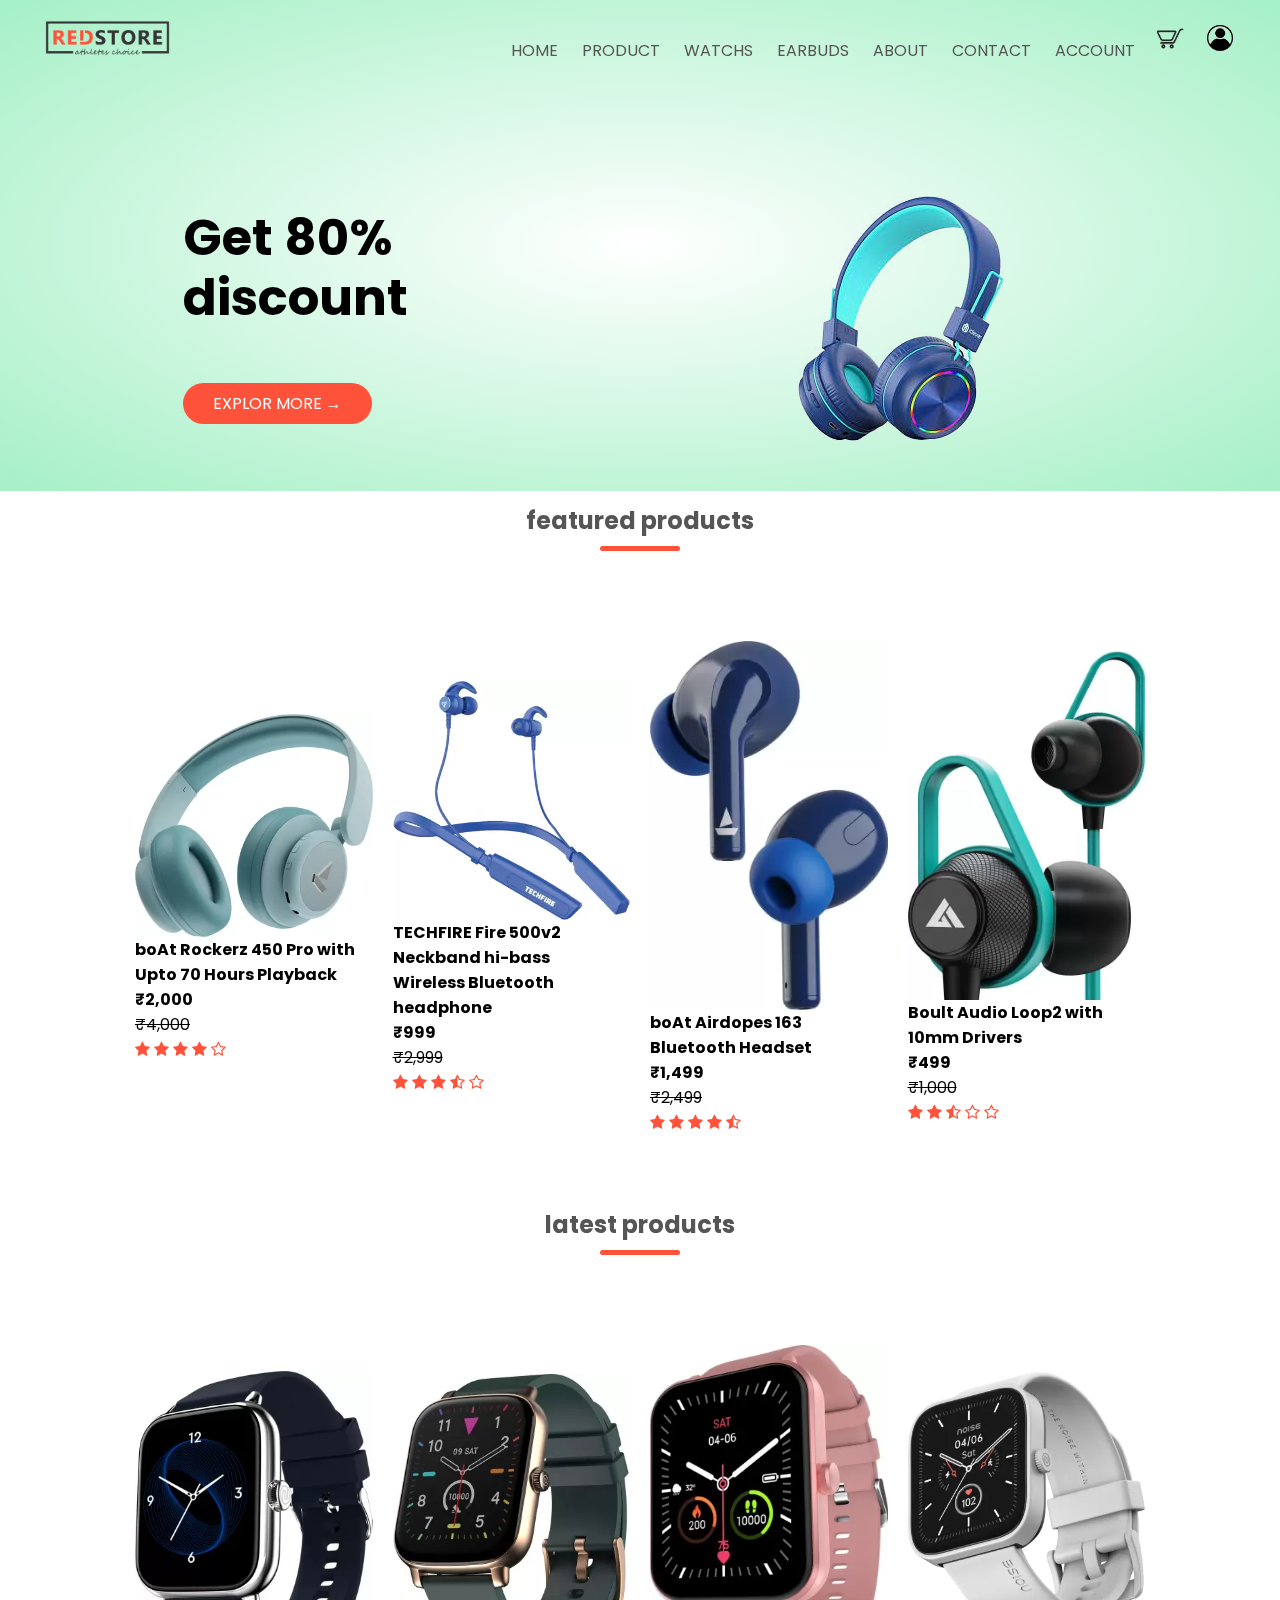
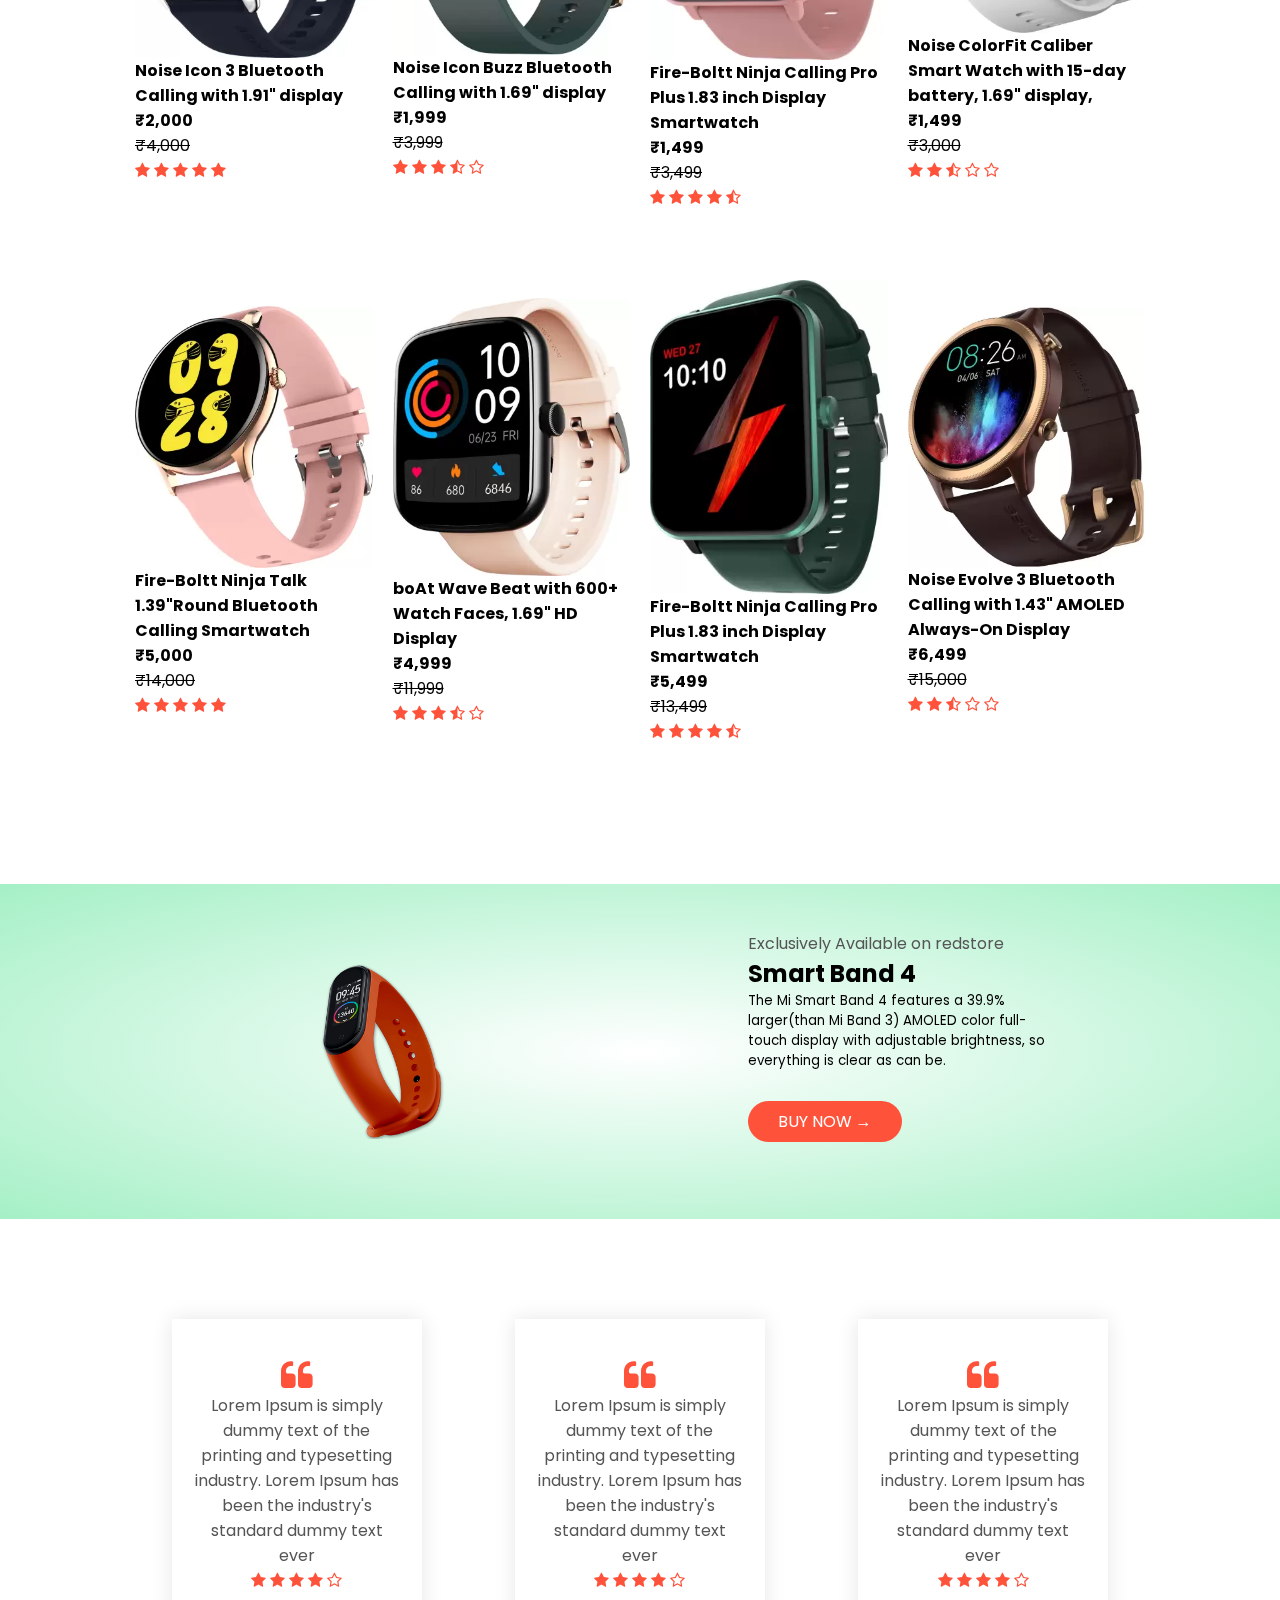
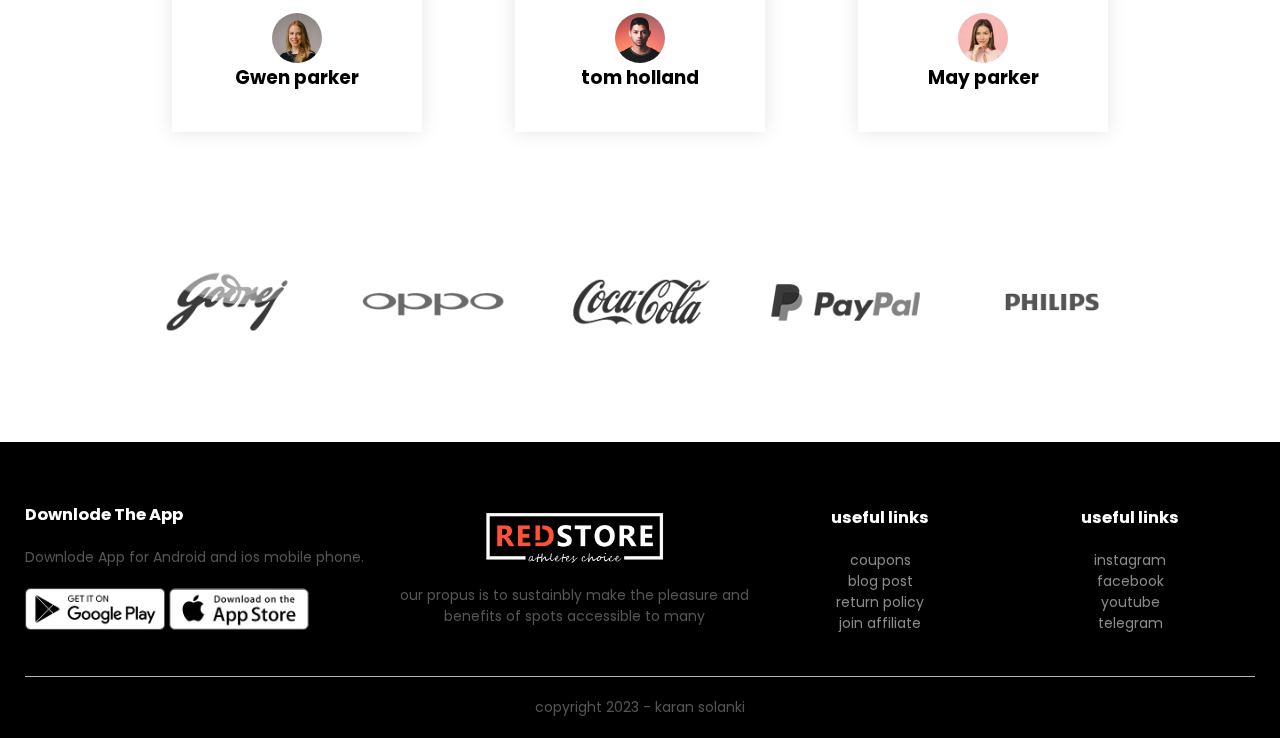
<file: index.html>
<html>
	<head>
		<title>main</title>
		<meta name="viewport" content="width=device-width, initial-scale=1.0">
		<link rel="stylesheet" href="style.css">
		<link href="https://fonts.googleapis.com/css2?family=Poppins:wght@300;400;500;600;700&display=swap" rel="stylesheet">
		<link href="https://stackpath.bootstrapcdn.com/font-awesome/4.7.0/css/font-awesome.min.css" rel="stylesheet">
	</head>
	<body>
	 <div class="header">
		 <div class="container">
			 <div class="navbar">
				 <div class="logo">
					 <img src="./images/logo.png" width="125px">
				 </div>
				 <nav>
					 <ul id="menuitems">
						 <li><a href="index.html">Home</a></li>
						 <li><a href="product.html">Product</a></li>
						 <li><a href="watch.html">watchs</a></li>
						 <li><a href="EARBUDS.html">earbuds</a></li>
						 <li><a href="">About</a></li>
						 <li><a href="">Contact</a></li>
						 <li><a href="">Account</a></li>
					 </ul>
				 </nav>
				 <img src="./images/cart.png" width="30px" height="30px">
				 <img class="profileimg" src="./images/profile.png" style="mix-blend-mode:darken"  width="30px" height="30px">
				 <img src="./images/menu.png" class="menu-icon" onclick="menutoggle()">
			 </div>
			 <div class="row">
				 <div class="col-2">
					 <h1>Get 80% discount</h1>
					 <a href="product.html" class="btn">Explor more &#8594;</a>
				 </div>
				 <div class="col-2">
					<img src="./images/download.jpg" style="mix-blend-mode:darken">
				 </div>
			 </div>
		 </div>
	 </div>

		<!--------------featured products------------>
	 <div class="small-container">
		 <h2 class="title">featured products</h2>
		 <div class="row">
			 <div class="col-4">
				 <a href="boAt Rockerz 450 Pro.html"><img src="./images/product-1.jpg"></a>
				 <h4>boAt Rockerz 450 Pro with<br>Upto 70 Hours Playback</h4>
				 <b>&#8377;2,000</b><br>
				 <strike>&#8377;4,000</strike>
				 <div class="rating">
					 <i class="fa fa-star"></i>
					 <i class="fa fa-star"></i>
					 <i class="fa fa-star"></i>
					 <i class="fa fa-star"></i>
					 <i class="fa fa-star-o"></i>
				 </div>
			 </div>
			 <div class="col-4">
				 <a href="TECHFIRE Fire 500v2.html"><img src="./images/product-2.jpg"></a>
				 <h4>TECHFIRE Fire 500v2 Neckband hi-bass <br>Wireless Bluetooth headphone</h4>
				 <b>&#8377;999</b><br>
				 <strike>&#8377;2,999</strike>
				 <div class="rating">
					 <i class="fa fa-star"></i>
					 <i class="fa fa-star"></i>
					 <i class="fa fa-star"></i>
					 <i class="fa fa-star-half-o"></i>
					 <i class="fa fa-star-o"></i>
				 </div>
			 </div>
			 <div class="col-4">
				 <a href="boAt Airdopes 163.html"><img src="./images/product-3.jpg"></a>
				 <h4>boAt Airdopes 163 Bluetooth Headset </h4>
				 <b>&#8377;1,499</b><br>
				 <strike>&#8377;2,499</strike>
				 <div class="rating">
					 <i class="fa fa-star"></i>
					 <i class="fa fa-star"></i>
					 <i class="fa fa-star"></i>
					 <i class="fa fa-star"></i>
					 <i class="fa fa-star-half-o"></i>
				 </div>
			 </div>
			 <div class="col-4">
				 <a href="Boult Audio Loop2 .html"><img src="./images/product-4.jpg"></a>
				 <h4>Boult Audio Loop2 with 10mm Drivers</h4>
				 <b>&#8377;499</b><br>
				 <strike>&#8377;1,000</strike>
				 <div class="rating">
					 <i class="fa fa-star"></i>
					 <i class="fa fa-star"></i>
					 <i class="fa fa-star-half-o"></i>
					 <i class="fa fa-star-o"></i>
					 <i class="fa fa-star-o"></i>
				 </div>
			 </div>
		 </div>
		 <h2 class="title">latest products</h2>
		 <div class="row">
			 <div class="col-4">
				 <a href="Noise Icon 3.html"><img src="./images/product-5.jpg"></a>
				 <h4>Noise Icon 3 Bluetooth Calling with 1.91" display</h4>
				 <b>&#8377;2,000</b><br>
				 <strike>&#8377;4,000</strike>
				 <div class="rating">
					 <i class="fa fa-star"></i>
					 <i class="fa fa-star"></i>
					 <i class="fa fa-star"></i>
					 <i class="fa fa-star"></i>
					 <i class="fa fa-star"></i>
				 </div>
			 </div>
			 <div class="col-4">
				 <img src="./images/product-6.jpg">
				 <h4>Noise Icon Buzz Bluetooth Calling with 1.69" display</h4>
				 <b>&#8377;1,999</b><br>
				 <strike>&#8377;3,999</strike>
				 <div class="rating">
					 <i class="fa fa-star"></i>
					 <i class="fa fa-star"></i>
					 <i class="fa fa-star"></i>
					 <i class="fa fa-star-half-o"></i>
					 <i class="fa fa-star-o"></i>
				 </div>
			 </div>
			 <div class="col-4">
				 <img src="./images/product-7.jpg">
				 <h4>Fire-Boltt Ninja Calling Pro Plus 1.83 inch Display Smartwatch</h4>
				 <b>&#8377;1,499</b><br>
				 <strike>&#8377;3,499</strike>
				 <div class="rating">
					 <i class="fa fa-star"></i>
					 <i class="fa fa-star"></i>
					 <i class="fa fa-star"></i>
					 <i class="fa fa-star"></i>
					 <i class="fa fa-star-half-o"></i>
				 </div>
			 </div>
			 <div class="col-4">
				 <img src="./images/product-8.jpg">
				 <h4>Noise ColorFit Caliber Smart Watch with 15-day battery, 1.69" display,</h4>
				 <b>&#8377;1,499</b><br>
				 <strike>&#8377;3,000</strike>
				 <div class="rating">
					 <i class="fa fa-star"></i>
					 <i class="fa fa-star"></i>
					 <i class="fa fa-star-half-o"></i>
					 <i class="fa fa-star-o"></i>
					 <i class="fa fa-star-o"></i>
				 </div>
			 </div>
		 </div>
		 <div class="row">
			 <div class="col-4">
				 <img src="./images/product-9.jpg">
				 <h4>Fire-Boltt Ninja Talk 1.39"Round Bluetooth Calling Smartwatch</h4>
				 <b>&#8377;5,000</b><br>
				 <strike>&#8377;14,000</strike>
				 <div class="rating">
					 <i class="fa fa-star"></i>
					 <i class="fa fa-star"></i>
					 <i class="fa fa-star"></i>
					 <i class="fa fa-star"></i>
					 <i class="fa fa-star"></i>
				 </div>
			 </div>
			 <div class="col-4">
				 <img src="./images/product-10.jpg">
				 <h4>boAt Wave Beat with 600+ Watch Faces, 1.69" HD Display </h4>
				 <b>&#8377;4,999</b><br>
				 <strike>&#8377;11,999</strike>
				 <div class="rating">
					 <i class="fa fa-star"></i>
					 <i class="fa fa-star"></i>
					 <i class="fa fa-star"></i>
					 <i class="fa fa-star-half-o"></i>
					 <i class="fa fa-star-o"></i>
				 </div>
			 </div>
			 <div class="col-4">
				 <img src="./images/product-11.jpg">
				 <h4>Fire-Boltt Ninja Calling Pro Plus 1.83 inch Display Smartwatch</h4>
				 <b>&#8377;5,499</b><br>
				 <strike>&#8377;13,499</strike>
				 <div class="rating">
					 <i class="fa fa-star"></i>
					 <i class="fa fa-star"></i>
					 <i class="fa fa-star"></i>
					 <i class="fa fa-star"></i>
					 <i class="fa fa-star-half-o"></i>
				 </div>
			 </div>
			 <div class="col-4">
				 <img src="./images/product-12.jpg">
				 <h4>Noise Evolve 3 Bluetooth Calling with 1.43" AMOLED Always-On Display</h4>
				 <b>&#8377;6,499</b><br>
				 <strike>&#8377;15,000</strike>
				 <div class="rating">
					 <i class="fa fa-star"></i>
					 <i class="fa fa-star"></i>
					 <i class="fa fa-star-half-o"></i>
					 <i class="fa fa-star-o"></i>
					 <i class="fa fa-star-o"></i>
				 </div>
			 </div>
		 </div>
	 </div>
	   <!------------offer------------>
	 <div class="offer">
	     <div class="small-container">
			 <div class="row">
				 <div class="col-2">
					 <img src="./images/exclusive.png" class="offer-img">
				 </div>
				 <div class="col-2">
					<p>Exclusively Available on redstore</p>
					<h2>Smart Band 4</h2>
					<small>The Mi Smart Band 4 features a 39.9% larger(than Mi Band 3) AMOLED color full-touch display with
					adjustable brightness, so everything is clear as can be.</small>
					<a href="" class="btn"> Buy Now &#8594;</a>
				 </div>
			 </div>
		 </div>
	 </div>
	 <!-------testimonial----------->
	 <div class="testimonial">
		 <div class="small-container">
			 <div class="row">
				 <div class="col-3">
					 <i class="fa fa-quote-left"></i>
					 <p>Lorem Ipsum is simply dummy text of the printing and
					 typesetting industry. Lorem Ipsum has been the industry's
					 standard dummy text ever</p>
					 <div class="rating">
						 <i class="fa fa-star"></i>
						 <i class="fa fa-star"></i>
						 <i class="fa fa-star"></i>
						 <i class="fa fa-star"></i>
						 <i class="fa fa-star-o"></i>
					 </div>
					 <img src="./images/user-1.png">
					 <h3>Gwen parker</h3>
				 </div>
				  <div class="col-3">
					 <i class="fa fa-quote-left"></i>
					 <p>Lorem Ipsum is simply dummy text of the printing and
					 typesetting industry. Lorem Ipsum has been the industry's
					 standard dummy text ever</p>
					 <div class="rating">
						 <i class="fa fa-star"></i>
						 <i class="fa fa-star"></i>
						 <i class="fa fa-star"></i>
						 <i class="fa fa-star"></i>
						 <i class="fa fa-star-o"></i>
					 </div>
					 <img src="./images/user-2.png">
					 <h3>tom holland</h3>
				 </div>
				  <div class="col-3">
					 <i class="fa fa-quote-left"></i>
					 <p>Lorem Ipsum is simply dummy text of the printing and
					 typesetting industry. Lorem Ipsum has been the industry's
					 standard dummy text ever</p>
					 <div class="rating">
						 <i class="fa fa-star"></i>
						 <i class="fa fa-star"></i>
						 <i class="fa fa-star"></i>
						 <i class="fa fa-star"></i>
						 <i class="fa fa-star-o"></i>
					 </div>
					 <img src="./images/user-3.png">
					 <h3>May parker</h3>
				 </div>
			 </div>
		 </div>
		</div>
	 <!------------Brands------->
		<div class="brands">
			<div class="small-container">
				<div class="row">
					<div class="col-5">
						<img src="./images/logo-godrej.png">
					</div>
					<div class="col-5">
						<img src="./images/logo-oppo.png">
					</div>
					<div class="col-5">
						<img src="./images/logo-coca-cola.png">
					</div>
					<div class="col-5">
						<img src="./images/logo-paypal.png">
					</div>
					<div class="col-5">
						<img src="./images/logo-philips.png">
					</div>
				</div>
			</div>
		</div>
	
	 <!--------footer-------->
	 <div class="footer">
		 <div class="container">
			 <div class="row">
				 <div class="footer-col-1">
					 <h3>Downlode The App</h3>
					 <p>Downlode App for Android and ios mobile phone.</P>
					 <div class="app-logo">
						 <img src="./images/play-store.png">
						 <img src="./images/app-store.png">
					 </div>
				 </div>
				 <div class="footer-col-2">
					 <img src="./images/logo-white.png">
					 <p>our propus is to sustainbly make the pleasure and 
					 benefits of spots accessible to many</P>
				 </div>
				 <div class="footer-col-3">
					 <h3>useful links</h3>
					 <ul>
						 <li>coupons</li>
						 <li>blog post</li>
						 <li>return policy</li>
						 <li>join affiliate</li>
					 </ul>
				 </div>
				  <div class="footer-col-4">
					 <h3>useful links</h3>
					 <ul>
						 <li>instagram</li>
						 <li>facebook</li>
						 <li>youtube</li>
						 <li>telegram</li>
					 </ul>
				 </div>
			 </div>
			 <hr>
			 <p class="copyright">copyright 2023 - karan solanki</P>
		 </div>
	 </div>
	 <script>
			var menuitems = document.getElementById("menuitems");

			menuitems.style.maxHeight = "0px";

			function menutoggle() {
				if (menuitems.style.maxHeight === "0px")
				{
					menuitems.style.maxHeight = "200px";
				} else {
					menuitems.style.maxHeight = "0px";
				}
			}
	 </script>
	</body>
</html>
</file>
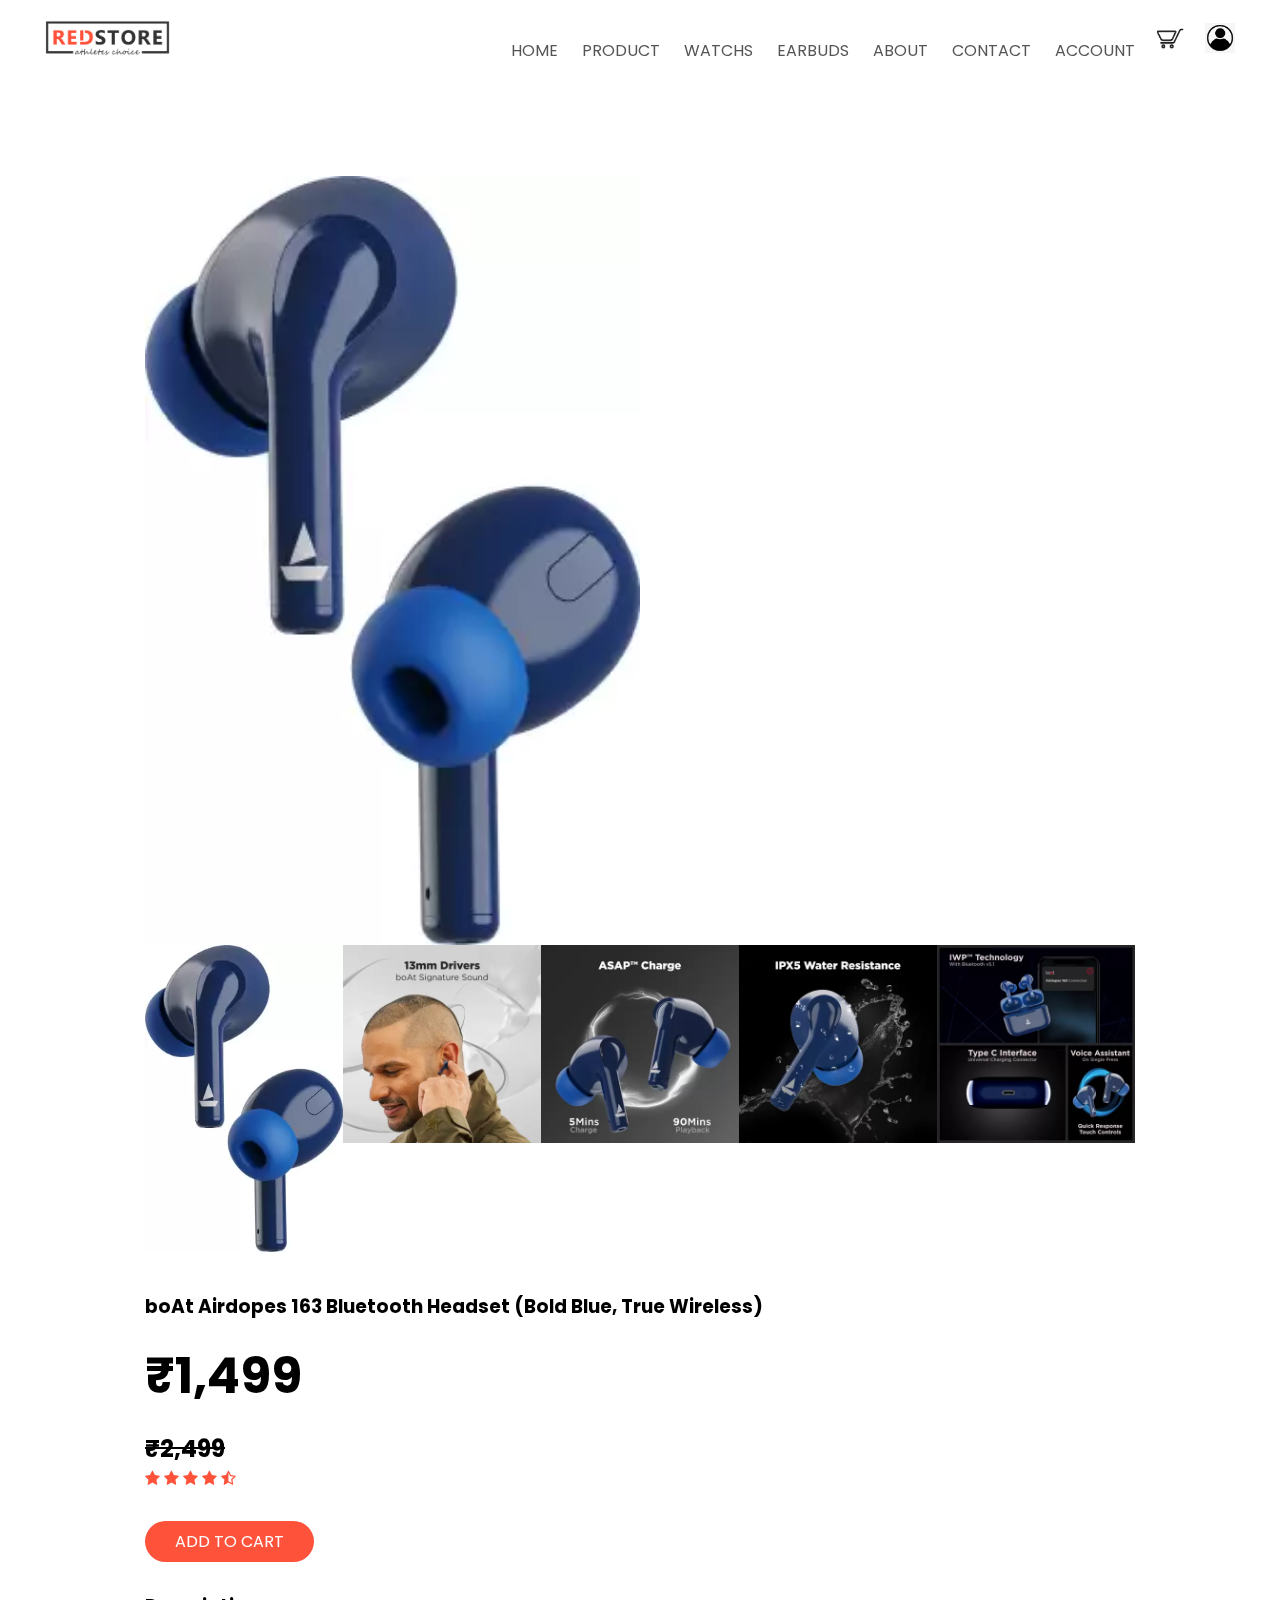
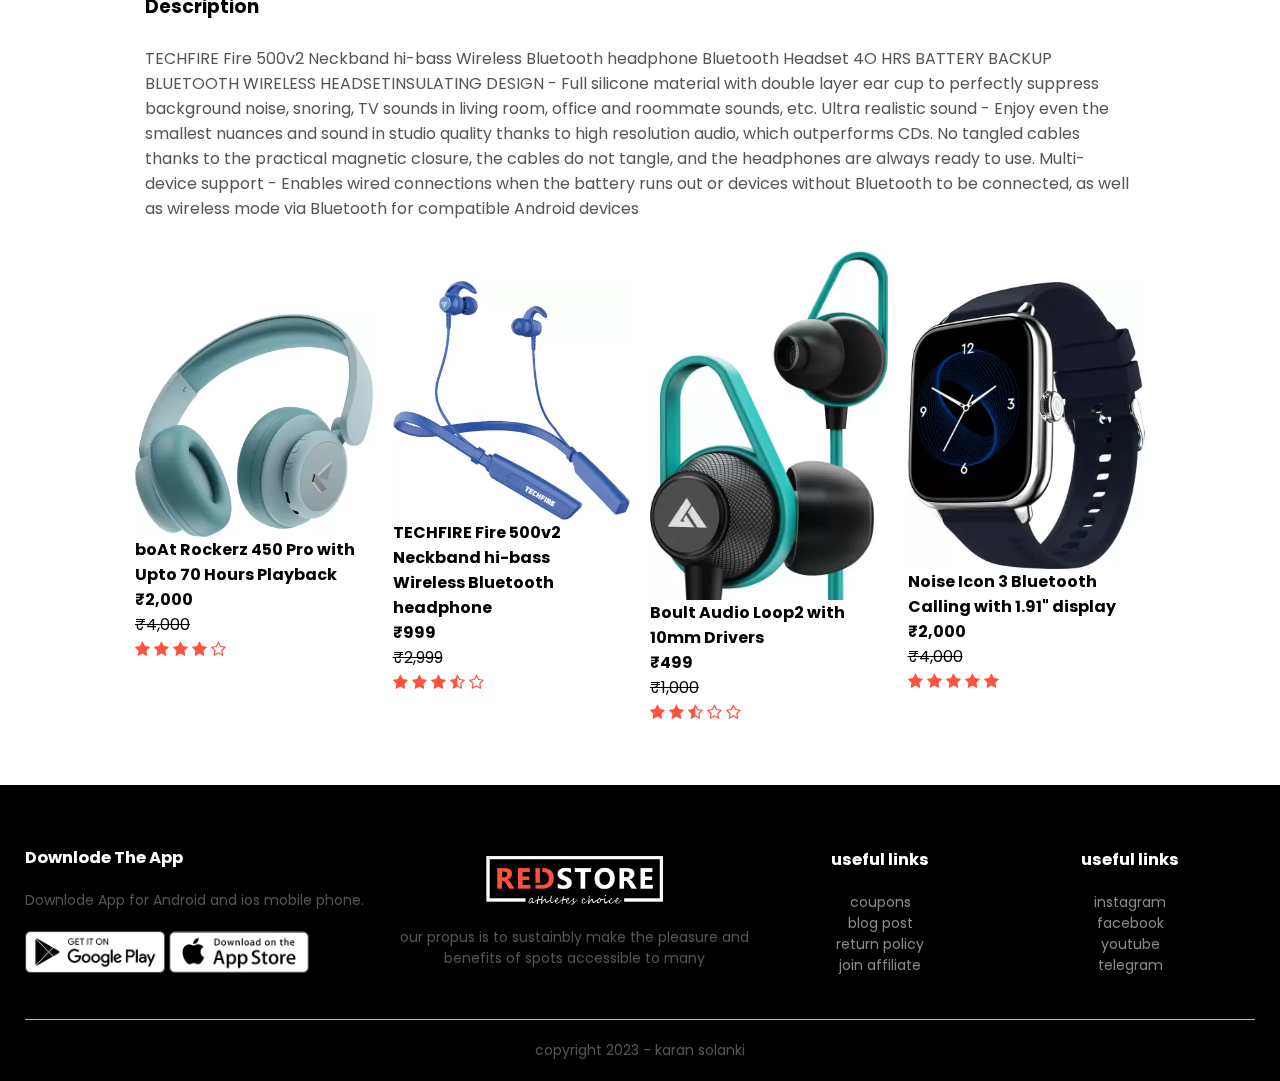
<file: boAt Airdopes 163.html>
<html>
	<head>
		<title>boAt Airdopes 163</title>
		<meta name="viewport" content="width=device-width, initial-scale=1.0">
		<link rel="stylesheet" href="style.css">
		<link href="https://fonts.googleapis.com/css2?family=Poppins:wght@300;400;500;600;700&display=swap" rel="stylesheet">
		<link href="https://stackpath.bootstrapcdn.com/font-awesome/4.7.0/css/font-awesome.min.css" rel="stylesheet">
	</head>
	<body>
		<div class="container">
			<div class="navbar">
				<div class="logo">
					<img src="./images/logo.png" width="125px">
				</div>
				<nav>
					<ul id="menuitems">
						<li><a href="index.html">Home</a></li>
						<li><a href="product.html">Product</a></li>
						<li><a href="watch.html">watchs</a></li>
						<li><a href="EARBUDS.html">earbuds</a></li>
						<li><a href="">About</a></li>
						<li><a href="">Contact</a></li>
						<li><a href="">Account</a></li>
					</ul>
				</nav>
				<img src="./images/cart.png" width="30px" height="30px">
				<img class="profileimg" src="./images/profile.png" style="mix-blend-mode:darken"  width="30px" height="30px">
				<img src="./images/menu.png" class="menu-icon" onclick="menutoggle()">
			</div>
		</div>
		
	<!---singel---->	
		<div class="small-container singel-product">
			<div>
				<div class="col-2">
					<img src="./images/product-3.jpg" width="50%" id="product-img">
					<div class="small-img-row">
					    <div class="small-img-col">
							<img src="./images/product-3.jpg" class="small-img">
						</div>
						<div class="small-img-col">
							<img src="./images/gallery-8.jpg" class="small-img">
						</div>
						<div class="small-img-col">
							<img src="./images/gallery-9.jpg" class="small-img">
						</div>
						<div class="small-img-col">
							<img src="./images/gallery-10.jpg" class="small-img">
						</div>
						<div class="small-img-col">
							<img src="./images/gallery-11.jpg" class="small-img">
						</div>
					</div>
				</div>
				<div class="col-2">
				 <h3>boAt Airdopes 163 Bluetooth Headset  (Bold Blue, True Wireless)</h3>
				 <h1>&#8377;1,499</h1>
				 <h2><strike>&#8377;2,499</strike></h2>
				  <div class="rating">
					 <i class="fa fa-star"></i>
					 <i class="fa fa-star"></i>
					 <i class="fa fa-star"></i>
					 <i class="fa fa-star"></i>
					 <i class="fa fa-star-half-o"></i>
				 </div>
				 <a href="" class="btn">Add To Cart</a>
				 <h3>Description</h3>
				 <br>
				 <p>TECHFIRE Fire 500v2 Neckband hi-bass Wireless Bluetooth headphone Bluetooth
				 Headset 4O HRS BATTERY BACKUP BLUETOOTH WIRELESS 
				 HEADSETINSULATING DESIGN - Full silicone material with double layer ear cup 
				 to perfectly suppress background noise, snoring, TV sounds in living room, office 
				 and roommate sounds, etc. Ultra realistic sound - Enjoy even the smallest nuances 
				 and sound in studio quality thanks to high resolution audio, which outperforms CDs.
				 No tangled cables thanks to the practical magnetic closure, the cables do not
				 tangle, and the headphones are always ready to use. Multi-device support - Enables
				 wired connections when the battery runs out or devices without Bluetooth to be
				 connected, as well as wireless mode via Bluetooth for compatible Android devices</p>
				</div>
			</div>
		</div>
	 <div class="small-container">
		<div class="row">
			 <div class="col-4">
				 <a href="boAt Rockerz 450 Pro.html"><img src="./images/product-1.jpg"></a>
				 <h4>boAt Rockerz 450 Pro with<br>Upto 70 Hours Playback</h4>
				 <b>&#8377;2,000</b><br>
				 <strike>&#8377;4,000</strike>
				 <div class="rating">
					 <i class="fa fa-star"></i>
					 <i class="fa fa-star"></i>
					 <i class="fa fa-star"></i>
					 <i class="fa fa-star"></i>
					 <i class="fa fa-star-o"></i>
				 </div>
			 </div>
			 <div class="col-4">
				 <a href="TECHFIRE Fire 500v2.html"><img src="./images/product-2.jpg"></a>
				 <h4>TECHFIRE Fire 500v2 Neckband hi-bass <br>Wireless Bluetooth headphone</h4>
				 <b>&#8377;999</b><br>
				 <strike>&#8377;2,999</strike>
				 <div class="rating">
					 <i class="fa fa-star"></i>
					 <i class="fa fa-star"></i>
					 <i class="fa fa-star"></i>
					 <i class="fa fa-star-half-o"></i>
					 <i class="fa fa-star-o"></i>
				 </div>
			 </div>
			 <div class="col-4">
				 <a href="Boult Audio Loop2 .html"><img src="./images/product-4.jpg"></a>
				 <h4>Boult Audio Loop2 with 10mm Drivers</h4>
				 <b>&#8377;499</b><br>
				 <strike>&#8377;1,000</strike>
				 <div class="rating">
					 <i class="fa fa-star"></i>
					 <i class="fa fa-star"></i>
					 <i class="fa fa-star-half-o"></i>
					 <i class="fa fa-star-o"></i>
					 <i class="fa fa-star-o"></i>
				 </div>
			 </div>
			 <div class="col-4">
				 <a href="Noise Icon 3.html"><img src="./images/product-5.jpg"></a>
				 <h4>Noise Icon 3 Bluetooth Calling with 1.91" display</h4>
				 <b>&#8377;2,000</b><br>
				 <strike>&#8377;4,000</strike>
				 <div class="rating">
					 <i class="fa fa-star"></i>
					 <i class="fa fa-star"></i>
					 <i class="fa fa-star"></i>
					 <i class="fa fa-star"></i>
					 <i class="fa fa-star"></i>
				 </div>
			 </div>
		 </div>
	 </div>
	 <!--------footer-------->
	 <div class="footer">
		 <div class="container">
			 <div class="row">
				 <div class="footer-col-1">
					 <h3>Downlode The App</h3>
					 <p>Downlode App for Android and ios mobile phone.</P>
					 <div class="app-logo">
						 <img src="./images/play-store.png">
						 <img src="./images/app-store.png">
					 </div>
				 </div>
				 <div class="footer-col-2">
					 <img src="./images/logo-white.png">
					 <p>our propus is to sustainbly make the pleasure and 
					 benefits of spots accessible to many</P>
				 </div>
				 <div class="footer-col-3">
					 <h3>useful links</h3>
					 <ul>
						 <li>coupons</li>
						 <li>blog post</li>
						 <li>return policy</li>
						 <li>join affiliate</li>
					 </ul>
				 </div>
				  <div class="footer-col-4">
					 <h3>useful links</h3>
					 <ul>
						 <li>instagram</li>
						 <li>facebook</li>
						 <li>youtube</li>
						 <li>telegram</li>
					 </ul>
				 </div>
			 </div>
			 <hr>
			 <p class="copyright">copyright 2023 - karan solanki</P>
		 </div>
	 </div>
	 <script>
			var menuitems = document.getElementById("menuitems");

			menuitems.style.maxHeight = "0px";

			function menutoggle() {
				if (menuitems.style.maxHeight === "0px")
				{
					menuitems.style.maxHeight = "200px";
				} else {
					menuitems.style.maxHeight = "0px";
				}
			}
	 </script>
	 <!---------singel-product------>
	 <script>
			var productimg = document.getElementById("product-img");
			var smallimg = document.getElementsByClassName("small-img");
			
			smallimg[0].onclick = function() {
				productimg.src = smallimg[0].src;
			}
			smallimg[1].onclick = function() {
				productimg.src = smallimg[1].src;
			}
			smallimg[2].onclick = function() {
				productimg.src = smallimg[2].src;
			}
			smallimg[3].onclick = function() {
				productimg.src = smallimg[3].src;
			}
			smallimg[4].onclick = function() {
				productimg.src = smallimg[4].src;
			}
		</script>
	</body>
</html>
</file>
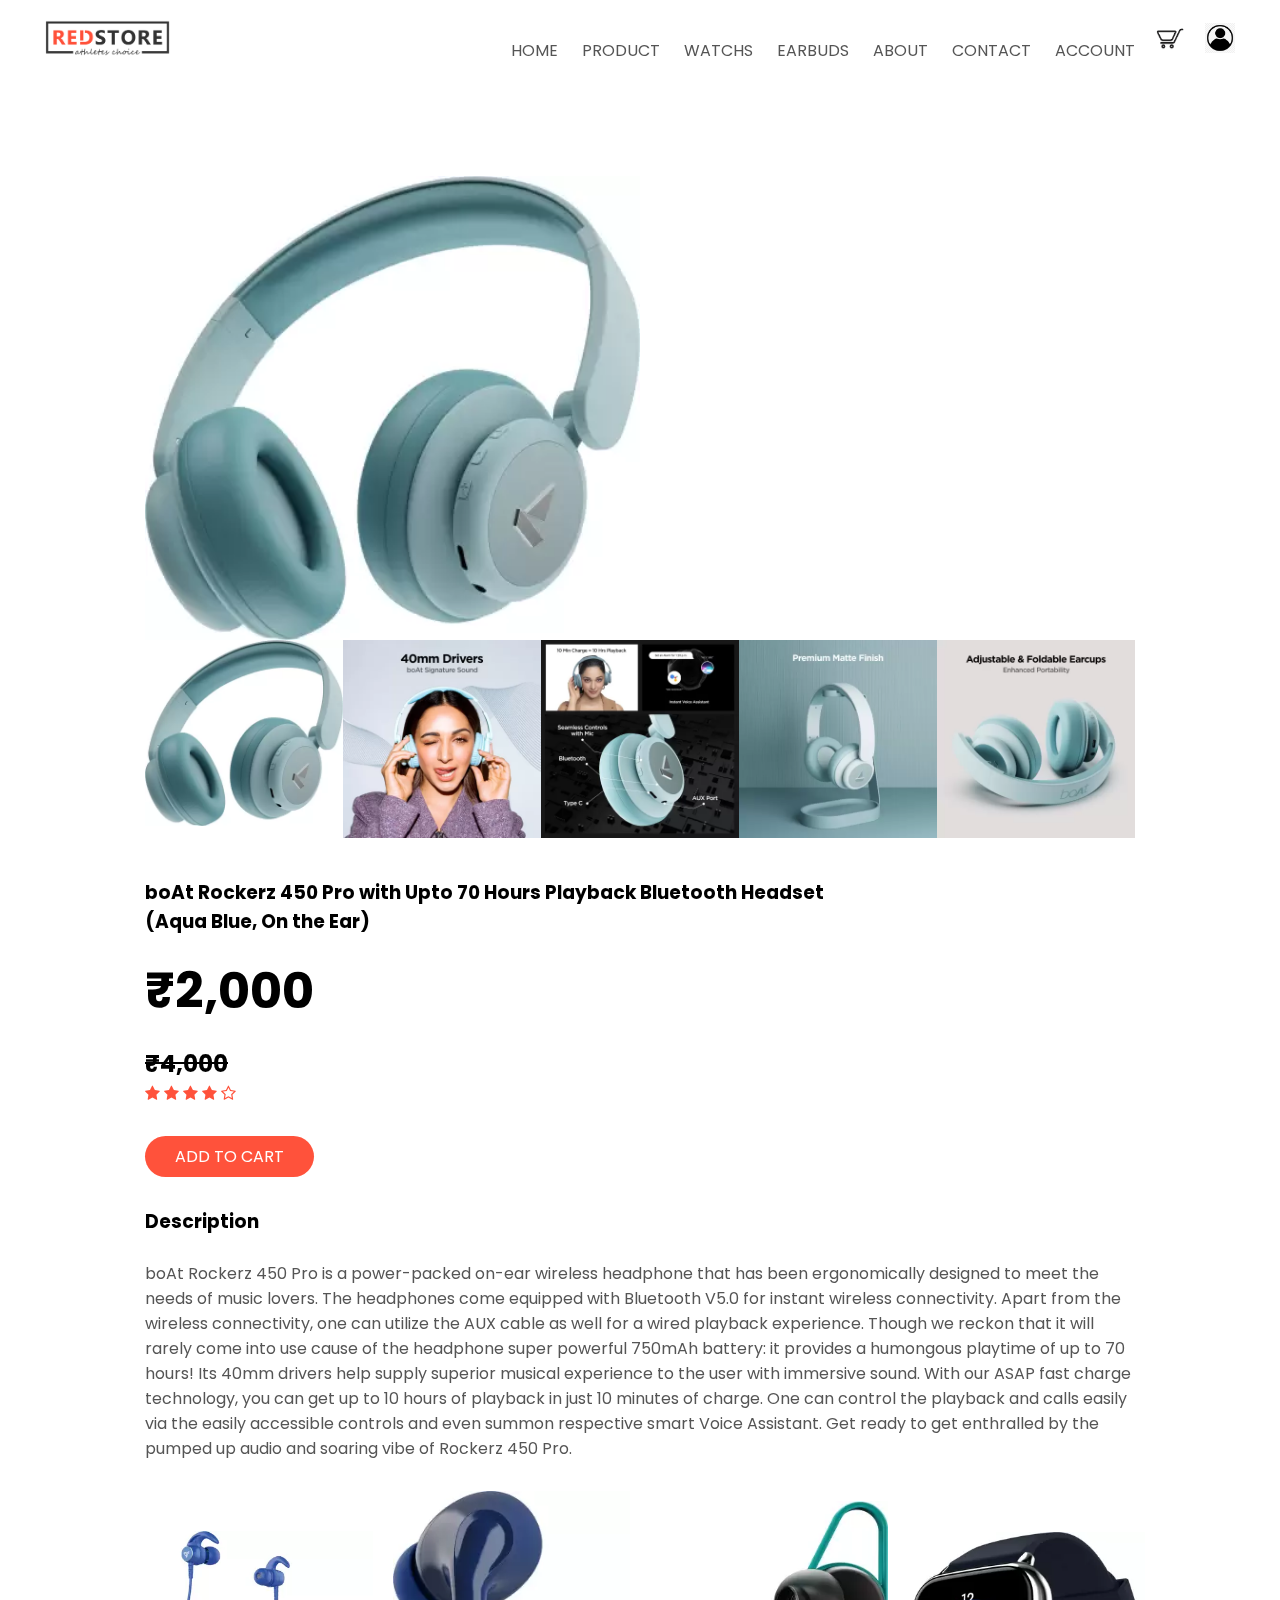
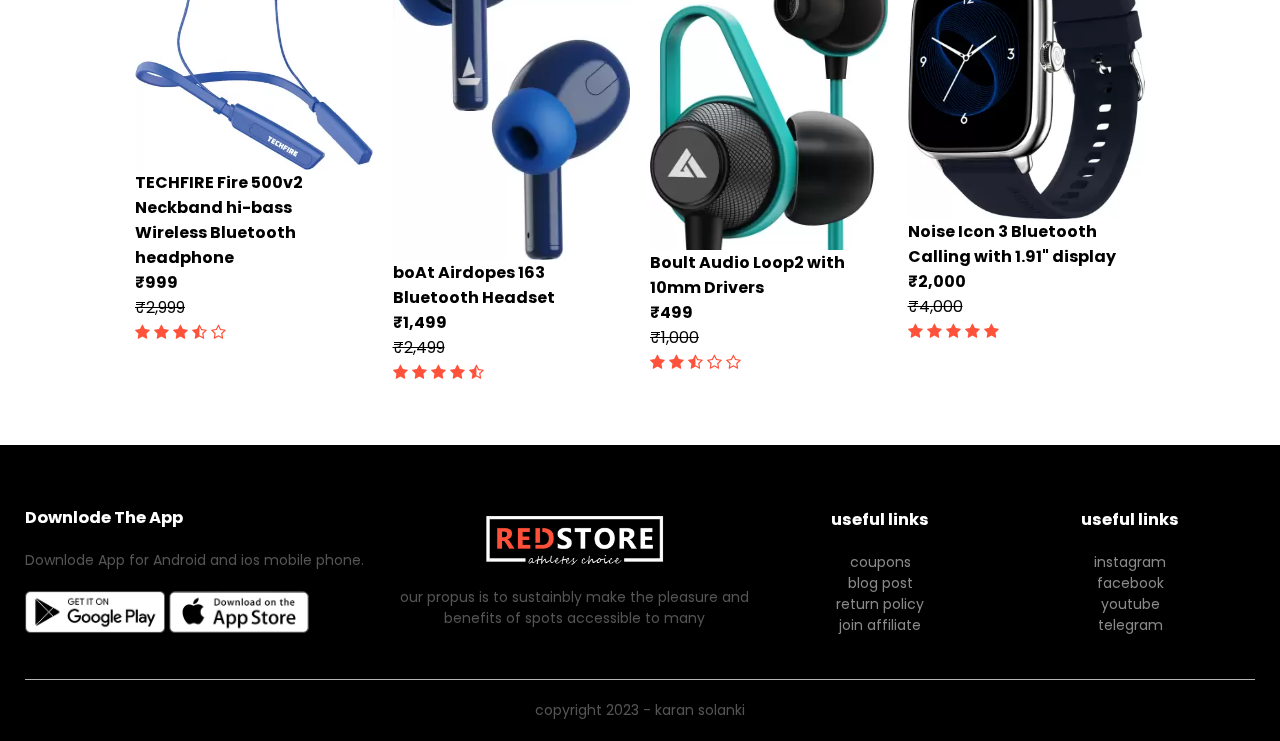
<file: boAt Rockerz 450 Pro.html>
<html>
	<head>
		<title>boAt Rockerz 450 Pro</title>
		<meta name="viewport" content="width=device-width, initial-scale=1.0">
		<link rel="stylesheet" href="style.css">
		<link href="https://fonts.googleapis.com/css2?family=Poppins:wght@300;400;500;600;700&display=swap" rel="stylesheet">
		<link href="https://stackpath.bootstrapcdn.com/font-awesome/4.7.0/css/font-awesome.min.css" rel="stylesheet">
	</head>
	<body>
		<div class="container">
			<div class="navbar">
				<div class="logo">
					<img src="./images/logo.png" width="125px">
				</div>
				<nav>
					<ul id="menuitems">
						<li><a href="index.html">Home</a></li>
						<li><a href="product.html">Product</a></li>
						<li><a href="watch.html">watchs</a></li>
						<li><a href="EARBUDS.html">earbuds</a></li>
						<li><a href="">About</a></li>
						<li><a href="">Contact</a></li>
						<li><a href="">Account</a></li>
					</ul>
				</nav>
				<img src="./images/cart.png" width="30px" height="30px">
				<img class="profileimg" src="./images/profile.png" style="mix-blend-mode:darken"  width="30px" height="30px">
				<img src="./images/menu.png" class="menu-icon" onclick="menutoggle()">
			</div>
		</div>
		
	<!---singel---->	
		<div class="small-container singel-product">
			<div>
				<div class="col-2">
					<img src="./images/product-1.jpg" width="50%" id="product-img">
					<div class="small-img-row">
					    <div class="small-img-col">
							<img src="./images/product-1.jpg" class="small-img">
						</div>
						<div class="small-img-col">
							<img src="./images/gallery-1.jpg" class="small-img">
						</div>
						<div class="small-img-col">
							<img src="./images/gallery-4.jpg" class="small-img">
						</div>
						<div class="small-img-col">
							<img src="./images/gallery-3.jpg" class="small-img">
						</div>
						<div class="small-img-col">
							<img src="./images/gallery-2.jpg" class="small-img">
						</div>
					</div>
				</div>
				<div class="col-2">
				 <h3>boAt Rockerz 450 Pro with Upto 70 Hours Playback Bluetooth Headset<br>(Aqua Blue, On the Ear)</h3>
				 <h1>&#8377;2,000</h1>
				 <h2><strike>&#8377;4,000</strike></h2>
				 <div class="rating">
					 <i class="fa fa-star"></i>
					 <i class="fa fa-star"></i>
					 <i class="fa fa-star"></i>
					 <i class="fa fa-star"></i>
					 <i class="fa fa-star-o"></i>
				 </div>
				 <a href="" class="btn">Add To Cart</a>
				 <h3>Description</h3>
				 <br>
				 <p>boAt Rockerz 450 Pro is a power-packed on-ear wireless headphone that has been 
				 ergonomically designed to meet the needs of music lovers. The headphones come 
				 equipped with Bluetooth V5.0 for instant wireless connectivity. Apart from the 
				 wireless connectivity, one can utilize the AUX cable as well for a wired playback experience.
				 Though we reckon that it will rarely come into use cause of the 
				 headphone super powerful 750mAh battery: it provides a humongous playtime of
				 up to 70 hours! Its 40mm drivers help supply superior musical experience to the
				 user with immersive sound. With our ASAP fast charge technology, you can get up
				 to 10 hours of playback in just 10 minutes of charge. One can control the playback
				 and calls easily via the easily accessible controls and even summon respective 
				 smart Voice Assistant. Get ready to get enthralled by the pumped up audio and
				 soaring vibe of Rockerz 450 Pro.</p>
				</div>
			</div>
		</div>
	 <div class="small-container">
		<div class="row">
			 <div class="col-4">
				 <a href="TECHFIRE Fire 500v2.html"><img src="./images/product-2.jpg"></a>
				 <h4>TECHFIRE Fire 500v2 Neckband hi-bass <br>Wireless Bluetooth headphone</h4>
				 <b>&#8377;999</b><br>
				 <strike>&#8377;2,999</strike>
				 <div class="rating">
					 <i class="fa fa-star"></i>
					 <i class="fa fa-star"></i>
					 <i class="fa fa-star"></i>
					 <i class="fa fa-star-half-o"></i>
					 <i class="fa fa-star-o"></i>
				 </div>
			 </div>
			 <div class="col-4">
				 <a href="boAt Airdopes 163.html"><img src="./images/product-3.jpg"></a>
				 <h4>boAt Airdopes 163 Bluetooth Headset </h4>
				 <b>&#8377;1,499</b><br>
				 <strike>&#8377;2,499</strike>
				 <div class="rating">
					 <i class="fa fa-star"></i>
					 <i class="fa fa-star"></i>
					 <i class="fa fa-star"></i>
					 <i class="fa fa-star"></i>
					 <i class="fa fa-star-half-o"></i>
				 </div>
			 </div>
			 <div class="col-4">
				 <a href="Boult Audio Loop2 .html"><img src="./images/product-4.jpg"></a>
				 <h4>Boult Audio Loop2 with 10mm Drivers</h4>
				 <b>&#8377;499</b><br>
				 <strike>&#8377;1,000</strike>
				 <div class="rating">
					 <i class="fa fa-star"></i>
					 <i class="fa fa-star"></i>
					 <i class="fa fa-star-half-o"></i>
					 <i class="fa fa-star-o"></i>
					 <i class="fa fa-star-o"></i>
				 </div>
			 </div>
			 <div class="col-4">
				 <a href="Noise Icon 3.html"><img src="./images/product-5.jpg"></a>
				 <h4>Noise Icon 3 Bluetooth Calling with 1.91" display</h4>
				 <b>&#8377;2,000</b><br>
				 <strike>&#8377;4,000</strike>
				 <div class="rating">
					 <i class="fa fa-star"></i>
					 <i class="fa fa-star"></i>
					 <i class="fa fa-star"></i>
					 <i class="fa fa-star"></i>
					 <i class="fa fa-star"></i>
				 </div>
			 </div>
		 </div>
	 </div>
	 <!--------footer-------->
	 <div class="footer">
		 <div class="container">
			 <div class="row">
				 <div class="footer-col-1">
					 <h3>Downlode The App</h3>
					 <p>Downlode App for Android and ios mobile phone.</P>
					 <div class="app-logo">
						 <img src="./images/play-store.png">
						 <img src="./images/app-store.png">
					 </div>
				 </div>
				 <div class="footer-col-2">
					 <img src="./images/logo-white.png">
					 <p>our propus is to sustainbly make the pleasure and 
					 benefits of spots accessible to many</P>
				 </div>
				 <div class="footer-col-3">
					 <h3>useful links</h3>
					 <ul>
						 <li>coupons</li>
						 <li>blog post</li>
						 <li>return policy</li>
						 <li>join affiliate</li>
					 </ul>
				 </div>
				  <div class="footer-col-4">
					 <h3>useful links</h3>
					 <ul>
						 <li>instagram</li>
						 <li>facebook</li>
						 <li>youtube</li>
						 <li>telegram</li>
					 </ul>
				 </div>
			 </div>
			 <hr>
			 <p class="copyright">copyright 2023 - karan solanki</P>
		 </div>
	 </div>
	 <script>
			var menuitems = document.getElementById("menuitems");

			menuitems.style.maxHeight = "0px";

			function menutoggle() {
				if (menuitems.style.maxHeight === "0px")
				{
					menuitems.style.maxHeight = "200px";
				} else {
					menuitems.style.maxHeight = "0px";
				}
			}
	 </script>
	 <!---------singel-product------>
	 <script>
			var productimg = document.getElementById("product-img");
			var smallimg = document.getElementsByClassName("small-img");
			
			smallimg[0].onclick = function() {
				productimg.src = smallimg[0].src;
			}
			smallimg[1].onclick = function() {
				productimg.src = smallimg[1].src;
			}
			smallimg[2].onclick = function() {
				productimg.src = smallimg[2].src;
			}
			smallimg[3].onclick = function() {
				productimg.src = smallimg[3].src;
			}
			smallimg[4].onclick = function() {
				productimg.src = smallimg[4].src;
			}
		</script>
	</body>
</html>
</file>
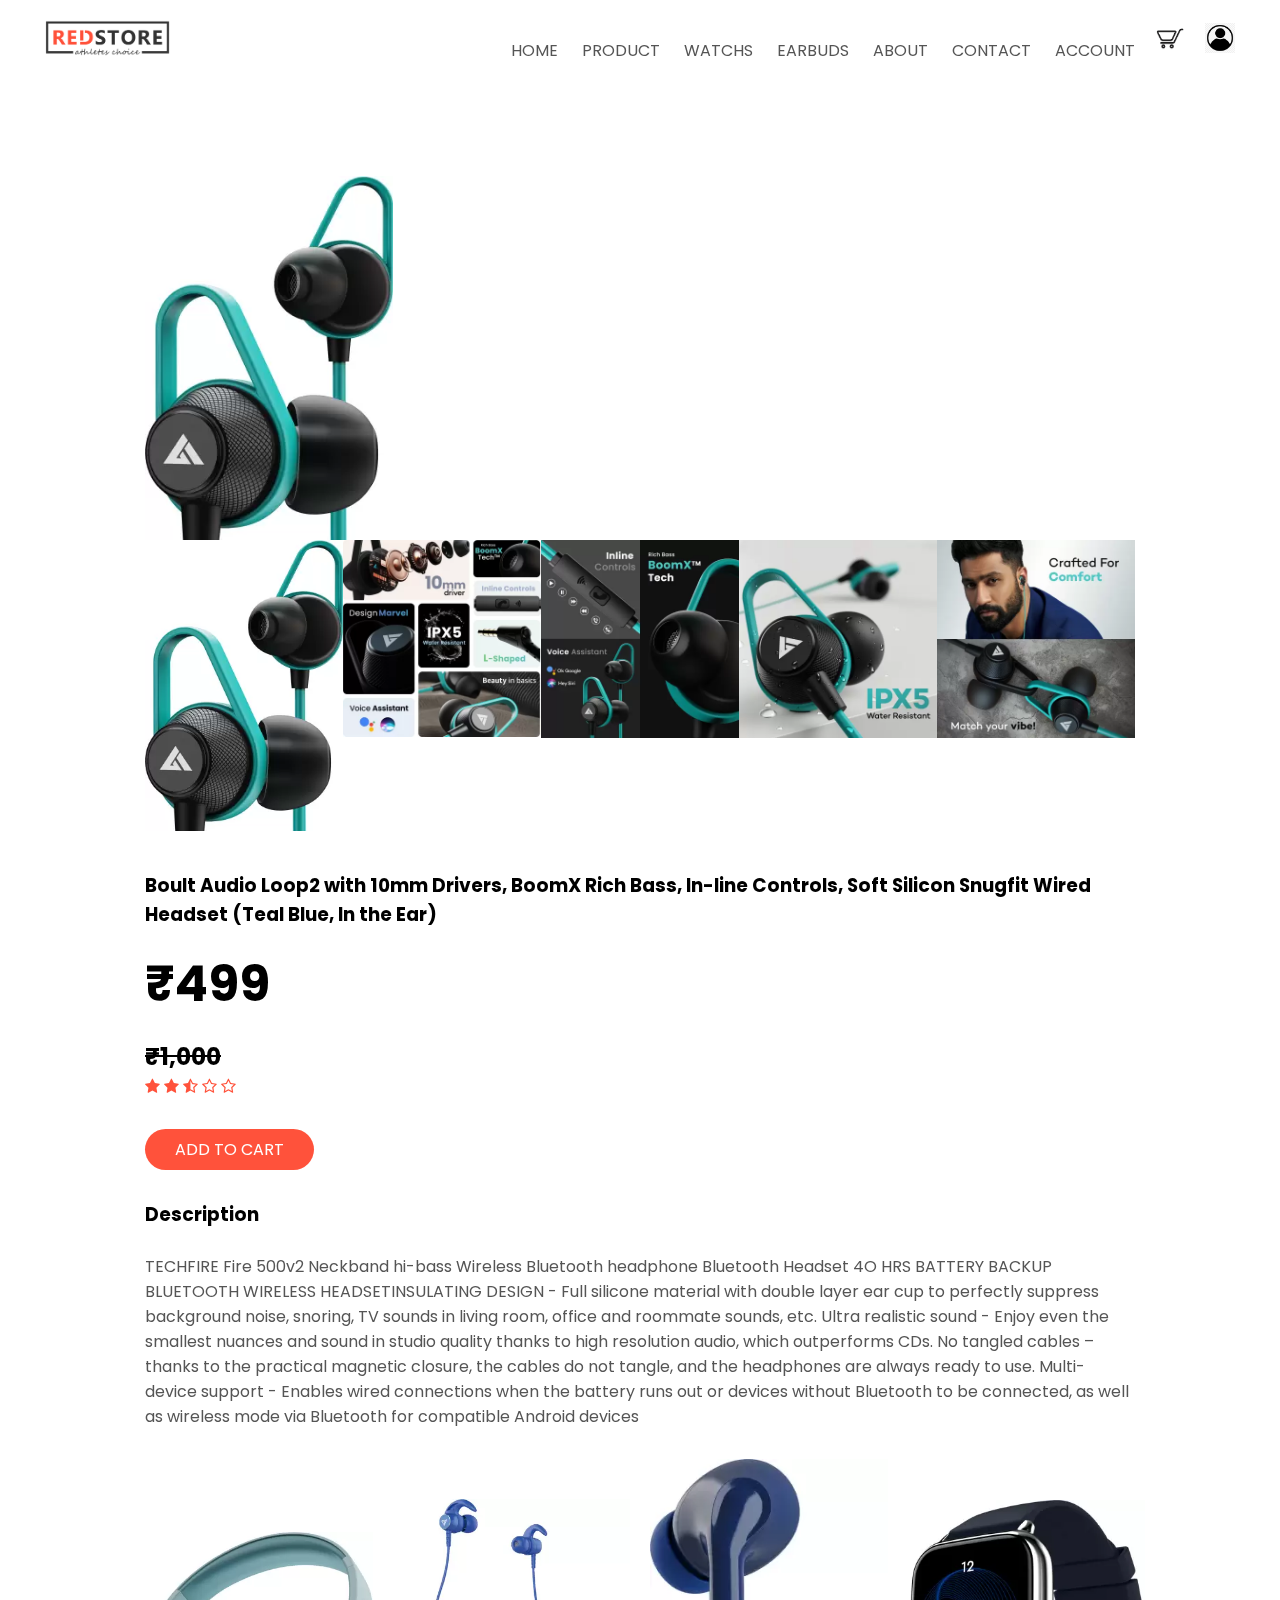
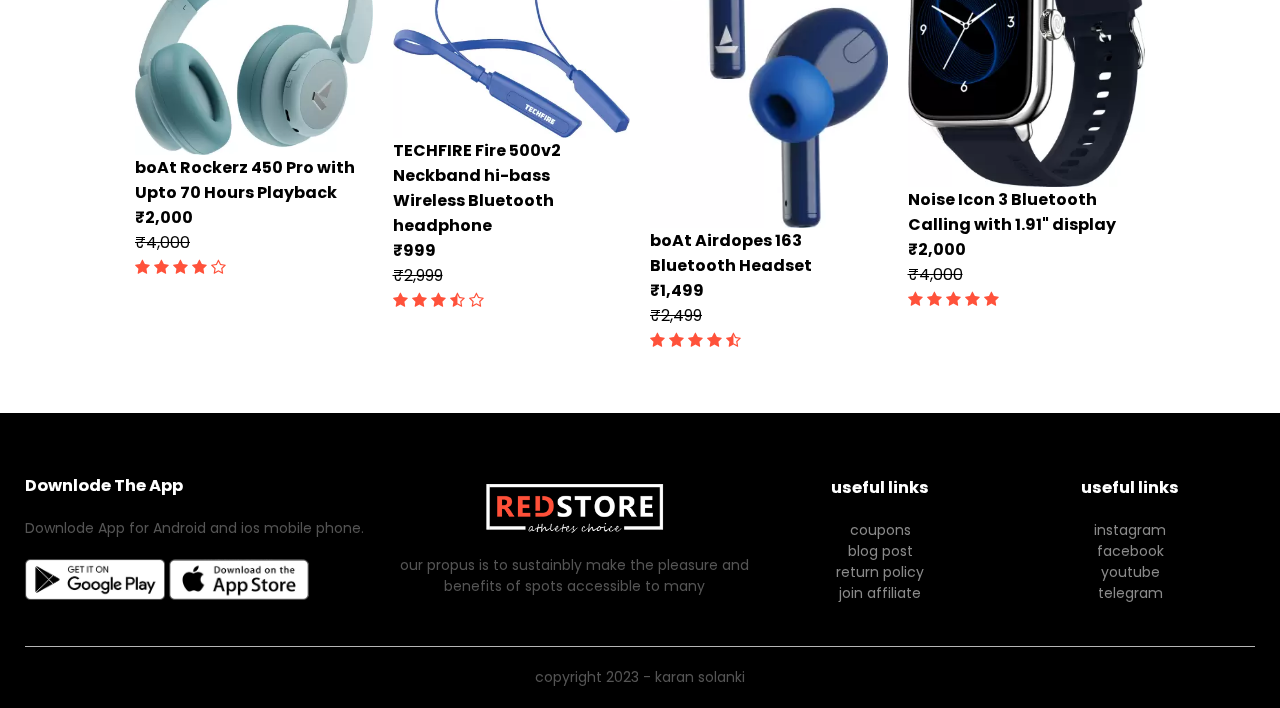
<file: Boult Audio Loop2 .html>
<html>
	<head>
		<title>Boult Audio Loop2</title>
		<meta name="viewport" content="width=device-width, initial-scale=1.0">
		<link rel="stylesheet" href="style.css">
		<link href="https://fonts.googleapis.com/css2?family=Poppins:wght@300;400;500;600;700&display=swap" rel="stylesheet">
		<link href="https://stackpath.bootstrapcdn.com/font-awesome/4.7.0/css/font-awesome.min.css" rel="stylesheet">
	</head>
	<body>
		<div class="container">
			<div class="navbar">
				<div class="logo">
					<img src="./images/logo.png" width="125px">
				</div>
				<nav>
					<ul id="menuitems">
						<li><a href="index.html">Home</a></li>
						<li><a href="product.html">Product</a></li>
						<li><a href="watch.html">watchs</a></li>
						<li><a href="EARBUDS.html">earbuds</a></li>
						<li><a href="">About</a></li>
						<li><a href="">Contact</a></li>
						<li><a href="">Account</a></li>
					</ul>
				</nav>
				<img src="./images/cart.png" width="30px" height="30px">
				<img class="profileimg" src="./images/profile.png" style="mix-blend-mode:darken"  width="30px" height="30px">
				<img src="./images/menu.png" class="menu-icon" onclick="menutoggle()">
			</div>
		</div>
		
	<!---singel---->	
		<div class="small-container singel-product">
			<div>
				<div class="col-2">
					<img src="./images/product-4.jpg" width="25%" id="product-img">
					<div class="small-img-row">
					    <div class="small-img-col">
							<img src="./images/product-4.jpg" class="small-img">
						</div>
						<div class="small-img-col">
							<img src="./images/gallery-12.jpg" class="small-img">
						</div>
						<div class="small-img-col">
							<img src="./images/gallery-13.jpg" class="small-img">
						</div>
						<div class="small-img-col">
							<img src="./images/gallery-14.jpg" class="small-img">
						</div>
						<div class="small-img-col">
							<img src="./images/gallery-15.jpg" class="small-img">
						</div>
					</div>
				</div>
				<div class="col-2">
				 <h3>Boult Audio Loop2 with 10mm Drivers, BoomX Rich Bass, In-line Controls, 
				 Soft Silicon Snugfit Wired Headset  (Teal Blue, In the Ear)</h3>
				 <h1>&#8377;499</h1>
				 <h2><strike>&#8377;1,000</strike></h2>
				 <div class="rating">
					 <i class="fa fa-star"></i>
					 <i class="fa fa-star"></i>
					 <i class="fa fa-star-half-o"></i>
					 <i class="fa fa-star-o"></i>
					 <i class="fa fa-star-o"></i>
				 </div>
				 <a href="" class="btn">Add To Cart</a>
				 <h3>Description</h3>
				 <br>
				 <p>TECHFIRE Fire 500v2 Neckband hi-bass Wireless Bluetooth headphone Bluetooth
				 Headset 4O HRS BATTERY BACKUP BLUETOOTH WIRELESS 
				 HEADSETINSULATING DESIGN - Full silicone material with double layer ear cup 
				 to perfectly suppress background noise, snoring, TV sounds in living room, office 
				 and roommate sounds, etc. Ultra realistic sound - Enjoy even the smallest nuances 
				 and sound in studio quality thanks to high resolution audio, which outperforms CDs.
				 No tangled cables – thanks to the practical magnetic closure, the cables do not
				 tangle, and the headphones are always ready to use. Multi-device support - Enables
				 wired connections when the battery runs out or devices without Bluetooth to be
				 connected, as well as wireless mode via Bluetooth for compatible Android devices</p>
				</div>
			</div>
		</div>
	 <div class="small-container">
		<div class="row">
			 <div class="col-4">
				 <a href="boAt Rockerz 450 Pro.html"><img src="./images/product-1.jpg"></a>
				 <h4>boAt Rockerz 450 Pro with<br>Upto 70 Hours Playback</h4>
				 <b>&#8377;2,000</b><br>
				 <strike>&#8377;4,000</strike>
				 <div class="rating">
					 <i class="fa fa-star"></i>
					 <i class="fa fa-star"></i>
					 <i class="fa fa-star"></i>
					 <i class="fa fa-star"></i>
					 <i class="fa fa-star-o"></i>
				 </div>
			 </div>
			 <div class="col-4">
				 <a href="TECHFIRE Fire 500v2.html"><img src="./images/product-2.jpg"></a>
				 <h4>TECHFIRE Fire 500v2 Neckband hi-bass <br>Wireless Bluetooth headphone</h4>
				 <b>&#8377;999</b><br>
				 <strike>&#8377;2,999</strike>
				 <div class="rating">
					 <i class="fa fa-star"></i>
					 <i class="fa fa-star"></i>
					 <i class="fa fa-star"></i>
					 <i class="fa fa-star-half-o"></i>
					 <i class="fa fa-star-o"></i>
				 </div>
			 </div>
			 <div class="col-4">
				 <a href="boAt Airdopes 163.html"><img src="./images/product-3.jpg"></a>
				 <h4>boAt Airdopes 163 Bluetooth Headset</h4>
				 <b>&#8377;1,499</b><br>
				 <strike>&#8377;2,499</strike>
				 <div class="rating">
					 <i class="fa fa-star"></i>
					 <i class="fa fa-star"></i>
					 <i class="fa fa-star"></i>
					 <i class="fa fa-star"></i>
					 <i class="fa fa-star-half-o"></i>
				 </div>
			 </div>
			 <div class="col-4">
				 <a href="Noise Icon 3.html"><img src="./images/product-5.jpg"></a>
				 <h4>Noise Icon 3 Bluetooth Calling with 1.91" display</h4>
				 <b>&#8377;2,000</b><br>
				 <strike>&#8377;4,000</strike>
				 <div class="rating">
					 <i class="fa fa-star"></i>
					 <i class="fa fa-star"></i>
					 <i class="fa fa-star"></i>
					 <i class="fa fa-star"></i>
					 <i class="fa fa-star"></i>
				 </div>
			 </div>
		 </div>
	 </div>
	 <!--------footer-------->
	 <div class="footer">
		 <div class="container">
			 <div class="row">
				 <div class="footer-col-1">
					 <h3>Downlode The App</h3>
					 <p>Downlode App for Android and ios mobile phone.</P>
					 <div class="app-logo">
						 <img src="./images/play-store.png">
						 <img src="./images/app-store.png">
					 </div>
				 </div>
				 <div class="footer-col-2">
					 <img src="./images/logo-white.png">
					 <p>our propus is to sustainbly make the pleasure and 
					 benefits of spots accessible to many</P>
				 </div>
				 <div class="footer-col-3">
					 <h3>useful links</h3>
					 <ul>
						 <li>coupons</li>
						 <li>blog post</li>
						 <li>return policy</li>
						 <li>join affiliate</li>
					 </ul>
				 </div>
				  <div class="footer-col-4">
					 <h3>useful links</h3>
					 <ul>
						 <li>instagram</li>
						 <li>facebook</li>
						 <li>youtube</li>
						 <li>telegram</li>
					 </ul>
				 </div>
			 </div>
			 <hr>
			 <p class="copyright">copyright 2023 - karan solanki</P>
		 </div>
	 </div>
	 <script>
			var menuitems = document.getElementById("menuitems");

			menuitems.style.maxHeight = "0px";

			function menutoggle() {
				if (menuitems.style.maxHeight === "0px")
				{
					menuitems.style.maxHeight = "200px";
				} else {
					menuitems.style.maxHeight = "0px";
				}
			}
	 </script>
	 <!---------singel-product------>
	 <script>
			var productimg = document.getElementById("product-img");
			var smallimg = document.getElementsByClassName("small-img");
			
			smallimg[0].onclick = function() {
				productimg.src = smallimg[0].src;
			}
			smallimg[1].onclick = function() {
				productimg.src = smallimg[1].src;
			}
			smallimg[2].onclick = function() {
				productimg.src = smallimg[2].src;
			}
			smallimg[3].onclick = function() {
				productimg.src = smallimg[3].src;
			}
			smallimg[4].onclick = function() {
				productimg.src = smallimg[4].src;
			}
		</script>
	</body>
</html>
</file>
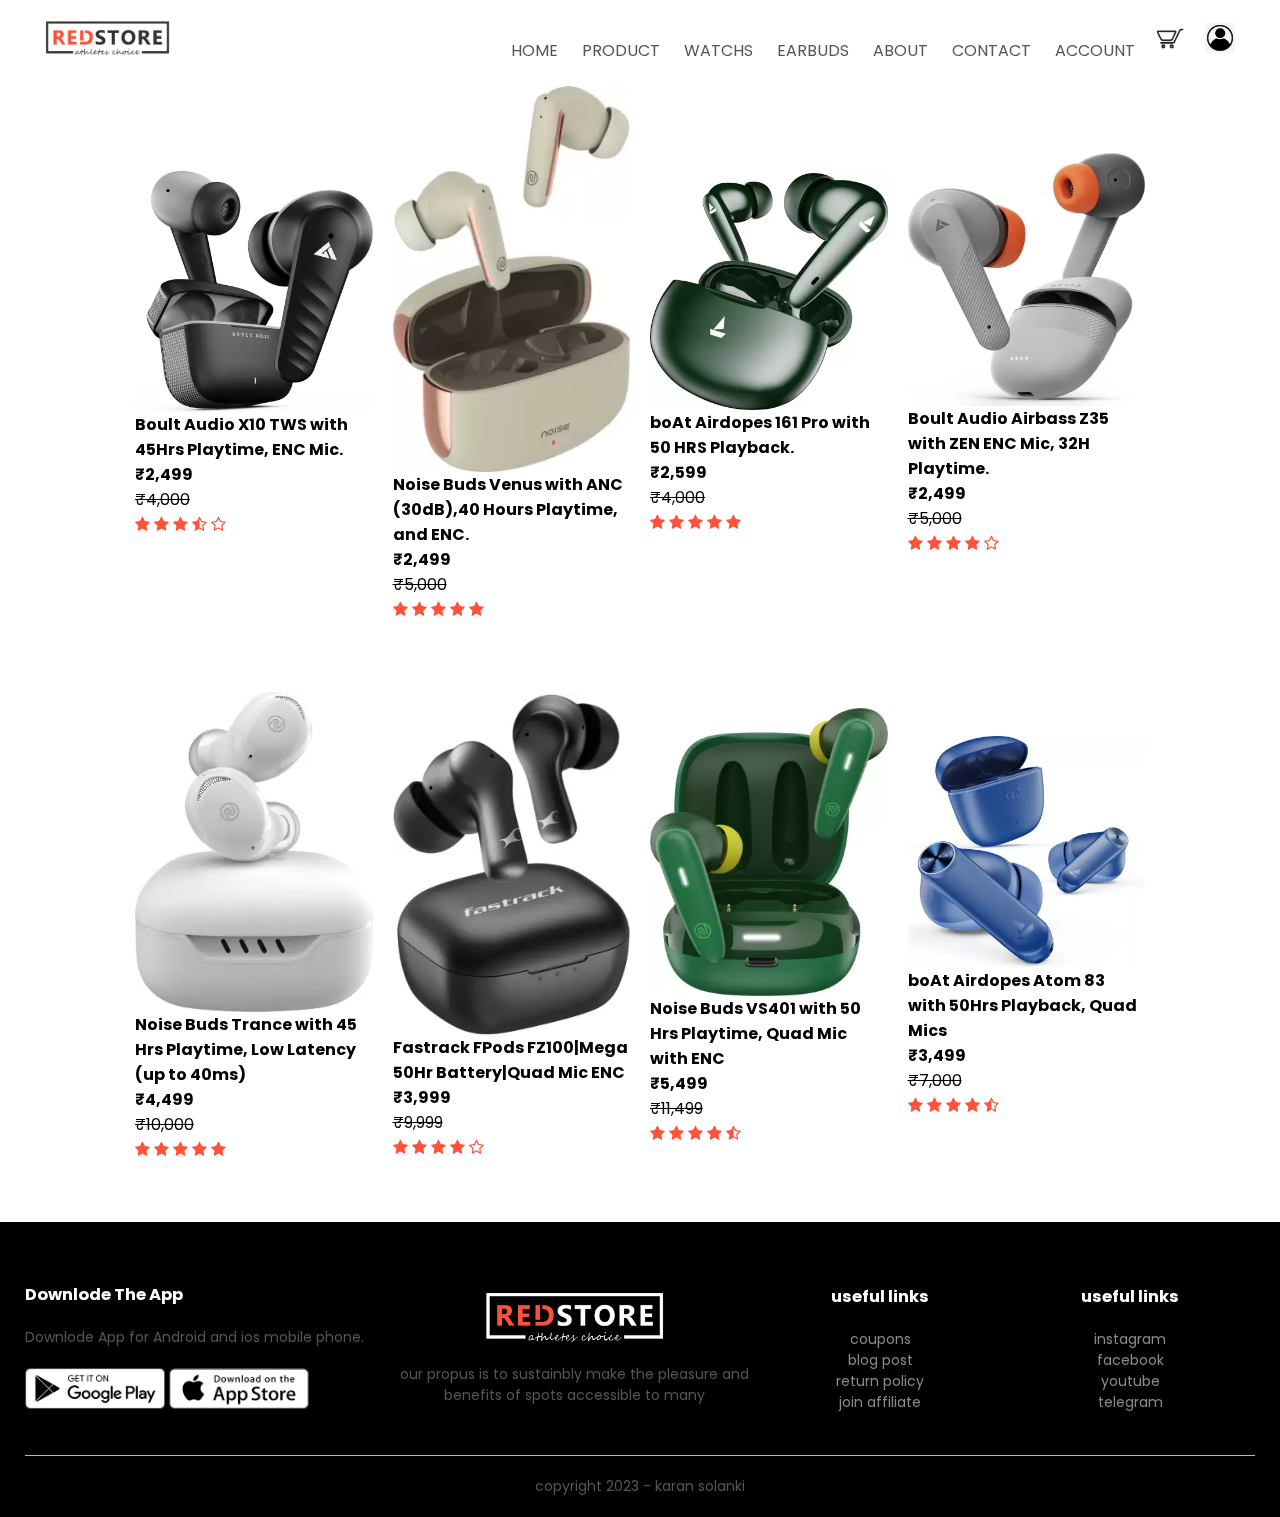
<file: EARBUDS.html>
<html>
	<head>
		<title>EARBUDS</title>
		<meta name="viewport" content="width=device-width, initial-scale=1.0">
		<link rel="stylesheet" href="style.css">
		<link href="https://fonts.googleapis.com/css2?family=Poppins:wght@300;400;500;600;700&display=swap" rel="stylesheet">
		<link href="https://stackpath.bootstrapcdn.com/font-awesome/4.7.0/css/font-awesome.min.css" rel="stylesheet">
	</head>
	<body>
		<div class="container">
			<div class="navbar">
				<div class="logo">
					<img src="./images/logo.png" width="125px">
				</div>
				<nav>
					<ul id="menuitems">
						<li><a href="index.html">Home</a></li>
						<li><a href="product.html">Product</a></li>
						<li><a href="watch.html">watchs</a></li>
						<li><a href="EARBUDS.html">earbuds</a></li>
						<li><a href="">About</a></li>
						<li><a href="">Contact</a></li>
						<li><a href="">Account</a></li>
					</ul>
				</nav>
				<img src="./images/cart.png" width="30px" height="30px">
				<img class="profileimg" src="./images/profile.png" style="mix-blend-mode:darken"  width="30px" height="30px">
				<img src="./images/menu.png" class="menu-icon" onclick="menutoggle()">
			</div>
		</div>
		
	 <div class="small-container">
		 <div class="row">
			 <div class="col-4">
				 <img src="./images/product-13.jpg">
				 <h4>Boult Audio X10 TWS with 45Hrs Playtime, ENC Mic.</h4>
				 <b>&#8377;2,499</b><br>
				 <strike>&#8377;4,000</strike>
				 <div class="rating">
					 <i class="fa fa-star"></i>
					 <i class="fa fa-star"></i>
					 <i class="fa fa-star"></i>
					 <i class="fa fa-star-half-o"></i>
					 <i class="fa fa-star-o"></i>
				 </div>
			 </div>
			 <div class="col-4">
				 <img src="./images/product-14.jpg">
				 <h4>Noise Buds Venus with ANC (30dB),40 Hours Playtime, and ENC.</h4>
				 <b>&#8377;2,499</b><br>
				 <strike>&#8377;5,000</strike>
				 <div class="rating">
					 <i class="fa fa-star"></i>
					 <i class="fa fa-star"></i>
					 <i class="fa fa-star"></i>
					 <i class="fa fa-star"></i>
					 <i class="fa fa-star"></i>
				 </div>
			 </div>
			 <div class="col-4">
				 <img src="./images/product-15.jpg">
				 <h4>boAt Airdopes 161 Pro with 50 HRS Playback.</h4>
				 <b>&#8377;2,599</b><br>
				 <strike>&#8377;4,000</strike>
				 <div class="rating">
					 <i class="fa fa-star"></i>
					 <i class="fa fa-star"></i>
					 <i class="fa fa-star"></i>
					 <i class="fa fa-star"></i>
					 <i class="fa fa-star"></i>
				 </div>
			 </div>
			 <div class="col-4">
				 <img src="./images/product-16.jpg">
				 <h4>Boult Audio Airbass Z35 with ZEN ENC Mic, 32H Playtime.</h4>
				 <b>&#8377;2,499</b><br>
				 <strike>&#8377;5,000</strike>
				 <div class="rating">
					 <i class="fa fa-star"></i>
					 <i class="fa fa-star"></i>
					 <i class="fa fa-star"></i>
					 <i class="fa fa-star"></i>
					 <i class="fa fa-star-o"></i>
				 </div>
			 </div>
		 </div>
		 <div class="row">
			 <div class="col-4">
				 <img src="./images/product-17.jpg">
				 <h4>Noise Buds Trance with 45 Hrs Playtime, Low Latency (up to 40ms)</h4>
				 <b>&#8377;4,499</b><br>
				 <strike>&#8377;10,000</strike>
				 <div class="rating">
					 <i class="fa fa-star"></i>
					 <i class="fa fa-star"></i>
					 <i class="fa fa-star"></i>
					 <i class="fa fa-star"></i>
					 <i class="fa fa-star"></i>
				 </div>
			 </div>
			 <div class="col-4">
				 <img src="./images/product-18.jpg">
				 <h4>Fastrack FPods FZ100|Mega 50Hr Battery|Quad Mic ENC</h4>
				 <b>&#8377;3,999</b><br>
				 <strike>&#8377;9,999</strike>
				 <div class="rating">
					 <i class="fa fa-star"></i>
					 <i class="fa fa-star"></i>
					 <i class="fa fa-star"></i>
					 <i class="fa fa-star"></i>
					 <i class="fa fa-star-o"></i>
				 </div>
			 </div>
			 <div class="col-4">
				 <img src="./images/product-19.jpg">
				 <h4>Noise Buds VS401 with 50 Hrs Playtime, Quad Mic with ENC</h4>
				 <b>&#8377;5,499</b><br>
				 <strike>&#8377;11,499</strike>
				 <div class="rating">
					 <i class="fa fa-star"></i>
					 <i class="fa fa-star"></i>
					 <i class="fa fa-star"></i>
					 <i class="fa fa-star"></i>
					 <i class="fa fa-star-half-o"></i>
				 </div>
			 </div>
			 <div class="col-4">
				 <img src="./images/product-20.jpg">
				 <h4>boAt Airdopes Atom 83 with 50Hrs Playback, Quad Mics</h4>
				 <b>&#8377;3,499</b><br>
				 <strike>&#8377;7,000</strike>
				 <div class="rating">
					 <i class="fa fa-star"></i>
					 <i class="fa fa-star"></i>
					 <i class="fa fa-star"></i>
					 <i class="fa fa-star"></i>
					 <i class="fa fa-star-half-o"></i>
				 </div>
			 </div>
		 </div>
	 </div>
	 <!--------footer-------->
	 <div class="footer">
		 <div class="container">
			 <div class="row">
				 <div class="footer-col-1">
					 <h3>Downlode The App</h3>
					 <p>Downlode App for Android and ios mobile phone.</P>
					 <div class="app-logo">
						 <img src="./images/play-store.png">
						 <img src="./images/app-store.png">
					 </div>
				 </div>
				 <div class="footer-col-2">
					 <img src="./images/logo-white.png">
					 <p>our propus is to sustainbly make the pleasure and 
					 benefits of spots accessible to many</P>
				 </div>
				 <div class="footer-col-3">
					 <h3>useful links</h3>
					 <ul>
						 <li>coupons</li>
						 <li>blog post</li>
						 <li>return policy</li>
						 <li>join affiliate</li>
					 </ul>
				 </div>
				  <div class="footer-col-4">
					 <h3>useful links</h3>
					 <ul>
						 <li>instagram</li>
						 <li>facebook</li>
						 <li>youtube</li>
						 <li>telegram</li>
					 </ul>
				 </div>
			 </div>
			 <hr>
			 <p class="copyright">copyright 2023 - karan solanki</P>
		 </div>
	 </div>
	 <script>
			var menuitems = document.getElementById("menuitems");

			menuitems.style.maxHeight = "0px";

			function menutoggle() 
			{
				if (menuitems.style.maxHeight === "0px")
				{
					menuitems.style.maxHeight = "200px";
				} else {
					menuitems.style.maxHeight = "0px";
				}
			}
	 </script>
	</body>
</html>
</file>
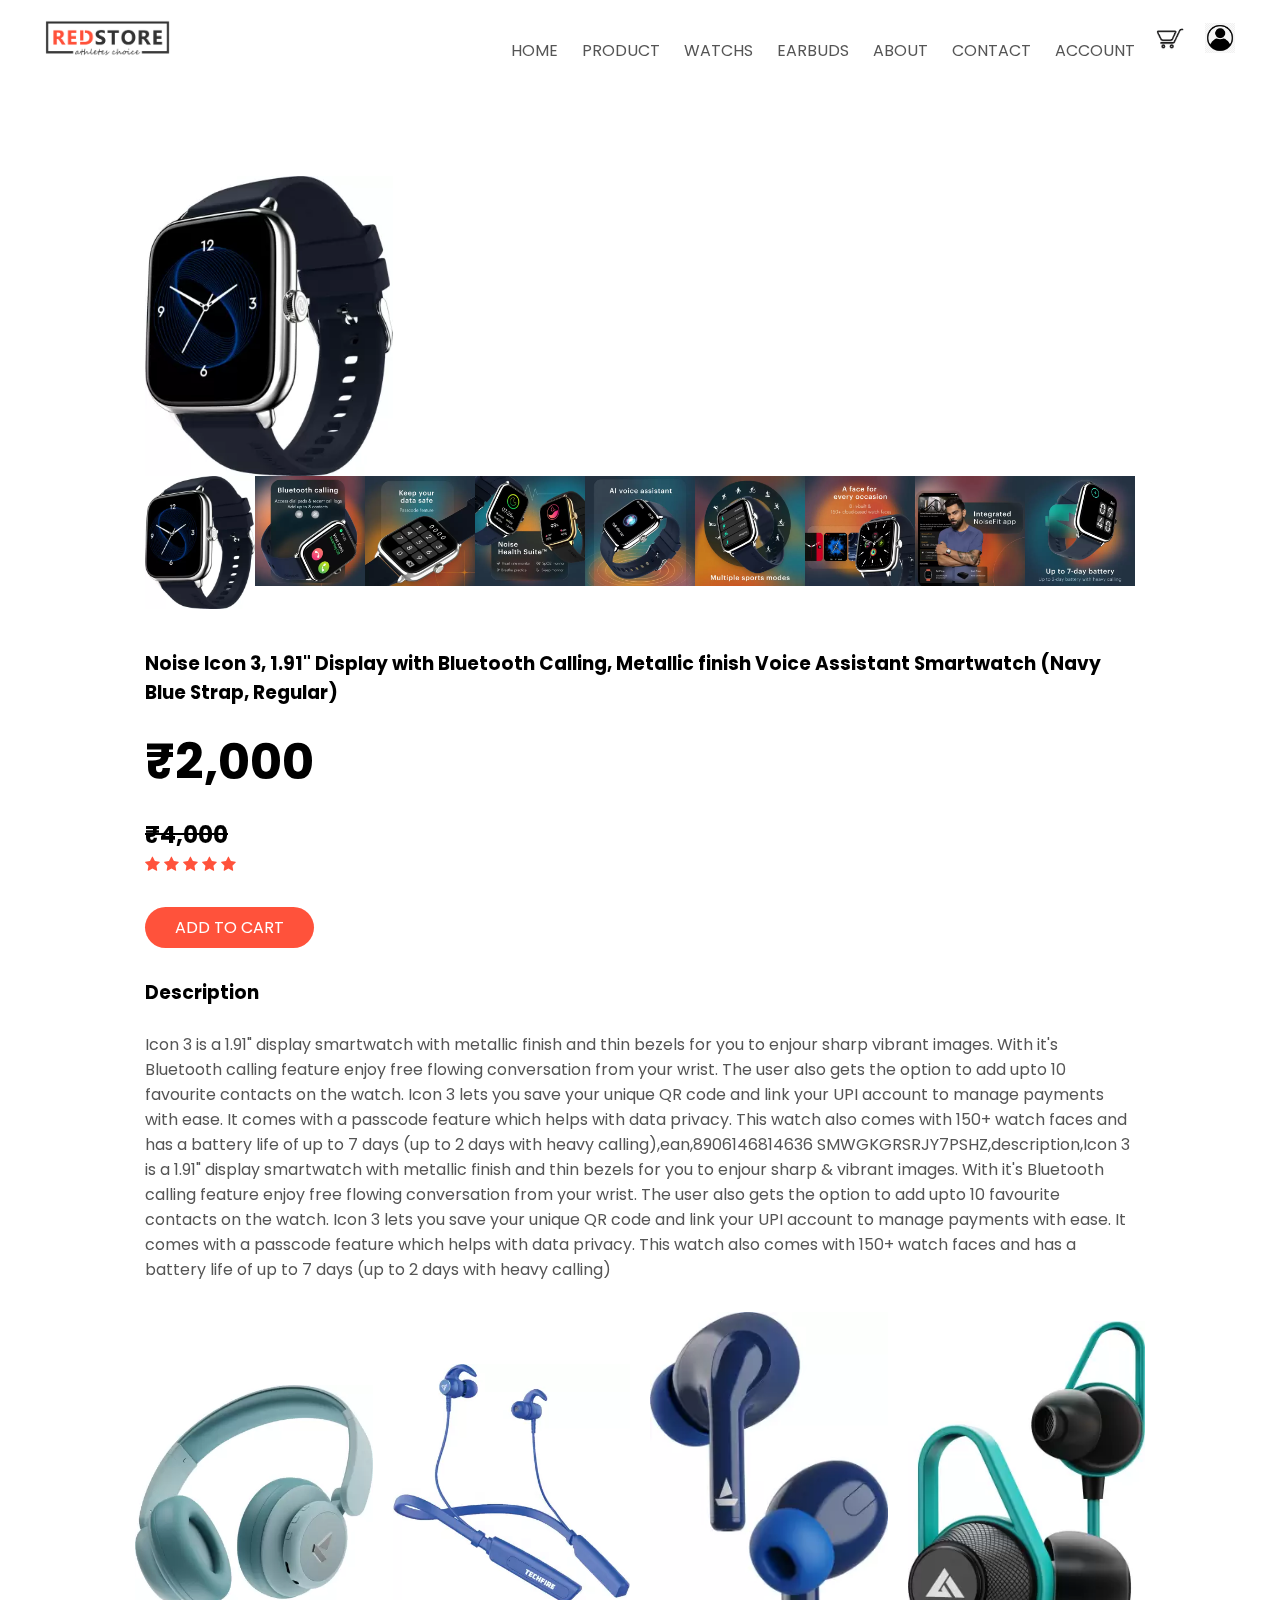
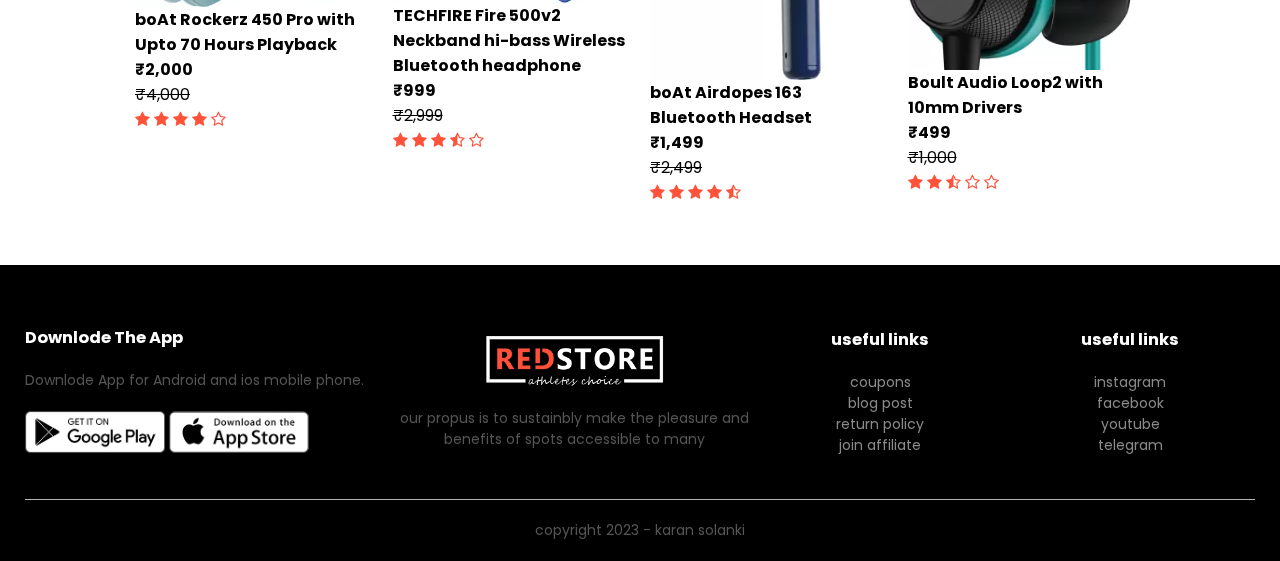
<file: Noise Icon 3.html>
<html>
	<head>
		<title>Noise Icon 3</title>
		<meta name="viewport" content="width=device-width, initial-scale=1.0">
		<link rel="stylesheet" href="style.css">
		<link href="https://fonts.googleapis.com/css2?family=Poppins:wght@300;400;500;600;700&display=swap" rel="stylesheet">
		<link href="https://stackpath.bootstrapcdn.com/font-awesome/4.7.0/css/font-awesome.min.css" rel="stylesheet">
	</head>
	<body>
		<div class="container">
			<div class="navbar">
				<div class="logo">
					<img src="./images/logo.png" width="125px">
				</div>
				<nav>
					<ul id="menuitems">
						<li><a href="index.html">Home</a></li>
						<li><a href="product.html">Product</a></li>
						<li><a href="watch.html">watchs</a></li>
						<li><a href="EARBUDS.html">earbuds</a></li>
						<li><a href="">About</a></li>
						<li><a href="">Contact</a></li>
						<li><a href="">Account</a></li>
					</ul>
				</nav>
				<img src="./images/cart.png" width="30px" height="30px">
				<img class="profileimg" src="./images/profile.png" style="mix-blend-mode:darken"  width="30px" height="30px">
				<img src="./images/menu.png" class="menu-icon" onclick="menutoggle()">
			</div>
		</div>
		
	<!---singel---->	
		<div class="small-container singel-product">
			<div>
				<div class="col-2">
					<img src="./images/product-5.jpg" width="25%" id="product-img">
					<div class="small-img-row">
					    <div class="small-img-col">
							<img src="./images/product-5.jpg" class="small-img">
						</div>
						<div class="small-img-col">
							<img src="./images/gallery-16.jpg" class="small-img">
						</div>
						<div class="small-img-col">
							<img src="./images/gallery-17.jpg" class="small-img">
						</div>
						<div class="small-img-col">
							<img src="./images/gallery-18.jpg" class="small-img">
						</div>
						<div class="small-img-col">
							<img src="./images/gallery-19.jpg" class="small-img">
						</div>
						<div class="small-img-col">
							<img src="./images/gallery-20.jpg" class="small-img">
						</div>
						<div class="small-img-col">
							<img src="./images/gallery-21.jpg" class="small-img">
						</div>
						<div class="small-img-col">
							<img src="./images/gallery-22.jpg" class="small-img">
						</div>
						<div class="small-img-col">
							<img src="./images/gallery-23.jpg" class="small-img">
						</div>
					</div>
				</div>
				<div class="col-2">
				 <h3>Noise Icon 3, 1.91" Display with Bluetooth Calling, Metallic finish 
				 Voice Assistant Smartwatch  (Navy Blue Strap, Regular)</h3>
				 <h1>&#8377;2,000</h1>
				 <h2><strike>&#8377;4,000</strike></h2>
				 <div class="rating">
					 <i class="fa fa-star"></i>
					 <i class="fa fa-star"></i>
					 <i class="fa fa-star"></i>
					 <i class="fa fa-star"></i>
					 <i class="fa fa-star"></i>
				 </div>
				 <a href="" class="btn">Add To Cart</a>
				 <h3>Description</h3>
				 <br>
				 <p>Icon 3 is a 1.91" display smartwatch with metallic finish and thin bezels for you to 
				 enjour sharp vibrant images. With it's Bluetooth calling feature enjoy free flowing 
				 conversation from your wrist. The user also gets the option to add upto 10 favourite 
				 contacts on the watch. Icon 3 lets you save your unique QR code and link your UPI
				 account to manage payments with ease. It comes with a passcode feature which
				 helps with data privacy. This watch also comes with 150+ watch faces and has a
				 battery life of up to 7 days (up to 2 days with heavy calling),ean,8906146814636 
				 SMWGKGRSRJY7PSHZ,description,Icon 3 is a 1.91" display smartwatch with
				 metallic finish and thin bezels for you to enjour sharp & vibrant images. With it's
				 Bluetooth calling feature enjoy free flowing conversation from your wrist. The user 
				 also gets the option to add upto 10 favourite contacts on the watch. Icon 3 lets you 
				 save your unique QR code and link your UPI account to manage payments with
				 ease. It comes with a passcode feature which helps with data privacy. This watch
				 also comes with 150+ watch faces and has a battery life of up to 7 days (up to 2
				 days with heavy calling)</p>
				</div>
			</div>
		</div>
	 <div class="small-container">
		<div class="row">
			 <div class="col-4">
				 <a href="boAt Rockerz 450 Pro.html"><img src="./images/product-1.jpg"></a>
				 <h4>boAt Rockerz 450 Pro with<br>Upto 70 Hours Playback</h4>
				 <b>&#8377;2,000</b><br>
				 <strike>&#8377;4,000</strike>
				 <div class="rating">
					 <i class="fa fa-star"></i>
					 <i class="fa fa-star"></i>
					 <i class="fa fa-star"></i>
					 <i class="fa fa-star"></i>
					 <i class="fa fa-star-o"></i>
				 </div>
			 </div>
			 <div class="col-4">
				 <a href="TECHFIRE Fire 500v2.html"><img src="./images/product-2.jpg"></a>
				 <h4>TECHFIRE Fire 500v2 Neckband hi-bass Wireless Bluetooth headphone</h4>
				 <b>&#8377;999</b><br>
				 <strike>&#8377;2,999</strike>
				 <div class="rating">
					 <i class="fa fa-star"></i>
					 <i class="fa fa-star"></i>
					 <i class="fa fa-star"></i>
					 <i class="fa fa-star-half-o"></i>
					 <i class="fa fa-star-o"></i>
				 </div>
			 </div>
			 <div class="col-4">
				 <a href="boAt Airdopes 163.html"><img src="./images/product-3.jpg"></a>
				 <h4>boAt Airdopes 163 Bluetooth Headset</h4>
				 <b>&#8377;1,499</b><br>
				 <strike>&#8377;2,499</strike>
				 <div class="rating">
					 <i class="fa fa-star"></i>
					 <i class="fa fa-star"></i>
					 <i class="fa fa-star"></i>
					 <i class="fa fa-star"></i>
					 <i class="fa fa-star-half-o"></i>
				 </div>
			 </div>
			 <div class="col-4">
				 <a href="Boult Audio Loop2 .html"><img src="./images/product-4.jpg"></a>
				 <h4>Boult Audio Loop2 with 10mm Drivers</h4>
				 <b>&#8377;499</b><br>
				 <strike>&#8377;1,000</strike>
				 <div class="rating">
					 <i class="fa fa-star"></i>
					 <i class="fa fa-star"></i>
					 <i class="fa fa-star-half-o"></i>
					 <i class="fa fa-star-o"></i>
					 <i class="fa fa-star-o"></i>
				 </div>
			 </div>
		 </div>
	 </div>
	 <!--------footer-------->
	 <div class="footer">
		 <div class="container">
			 <div class="row">
				 <div class="footer-col-1">
					 <h3>Downlode The App</h3>
					 <p>Downlode App for Android and ios mobile phone.</P>
					 <div class="app-logo">
						 <img src="./images/play-store.png">
						 <img src="./images/app-store.png">
					 </div>
				 </div>
				 <div class="footer-col-2">
					 <img src="./images/logo-white.png">
					 <p>our propus is to sustainbly make the pleasure and 
					 benefits of spots accessible to many</P>
				 </div>
				 <div class="footer-col-3">
					 <h3>useful links</h3>
					 <ul>
						 <li>coupons</li>
						 <li>blog post</li>
						 <li>return policy</li>
						 <li>join affiliate</li>
					 </ul>
				 </div>
				  <div class="footer-col-4">
					 <h3>useful links</h3>
					 <ul>
						 <li>instagram</li>
						 <li>facebook</li>
						 <li>youtube</li>
						 <li>telegram</li>
					 </ul>
				 </div>
			 </div>
			 <hr>
			 <p class="copyright">copyright 2023 - karan solanki</P>
		 </div>
	 </div>
	 <script>
			var menuitems = document.getElementById("menuitems");

			menuitems.style.maxHeight = "0px";

			function menutoggle() {
				if (menuitems.style.maxHeight === "0px")
				{
					menuitems.style.maxHeight = "200px";
				} else {
					menuitems.style.maxHeight = "0px";
				}
			}
	 </script>
	 <!---------singel-product------>
	 <script>
			var productimg = document.getElementById("product-img");
			var smallimg = document.getElementsByClassName("small-img");
			
			smallimg[0].onclick = function() {
				productimg.src = smallimg[0].src;
			}
			smallimg[1].onclick = function() {
				productimg.src = smallimg[1].src;
			}
			smallimg[2].onclick = function() {
				productimg.src = smallimg[2].src;
			}
			smallimg[3].onclick = function() {
				productimg.src = smallimg[3].src;
			}
			smallimg[4].onclick = function() {
				productimg.src = smallimg[4].src;
			}
			smallimg[5].onclick = function() {
				productimg.src = smallimg[5].src;
			}
			smallimg[6].onclick = function() {
				productimg.src = smallimg[6].src;
			}
			smallimg[7].onclick = function() {
				productimg.src = smallimg[7].src;
			}
			smallimg[8].onclick = function() {
				productimg.src = smallimg[8].src;
			}
		</script>
	</body>
</html>
</file>
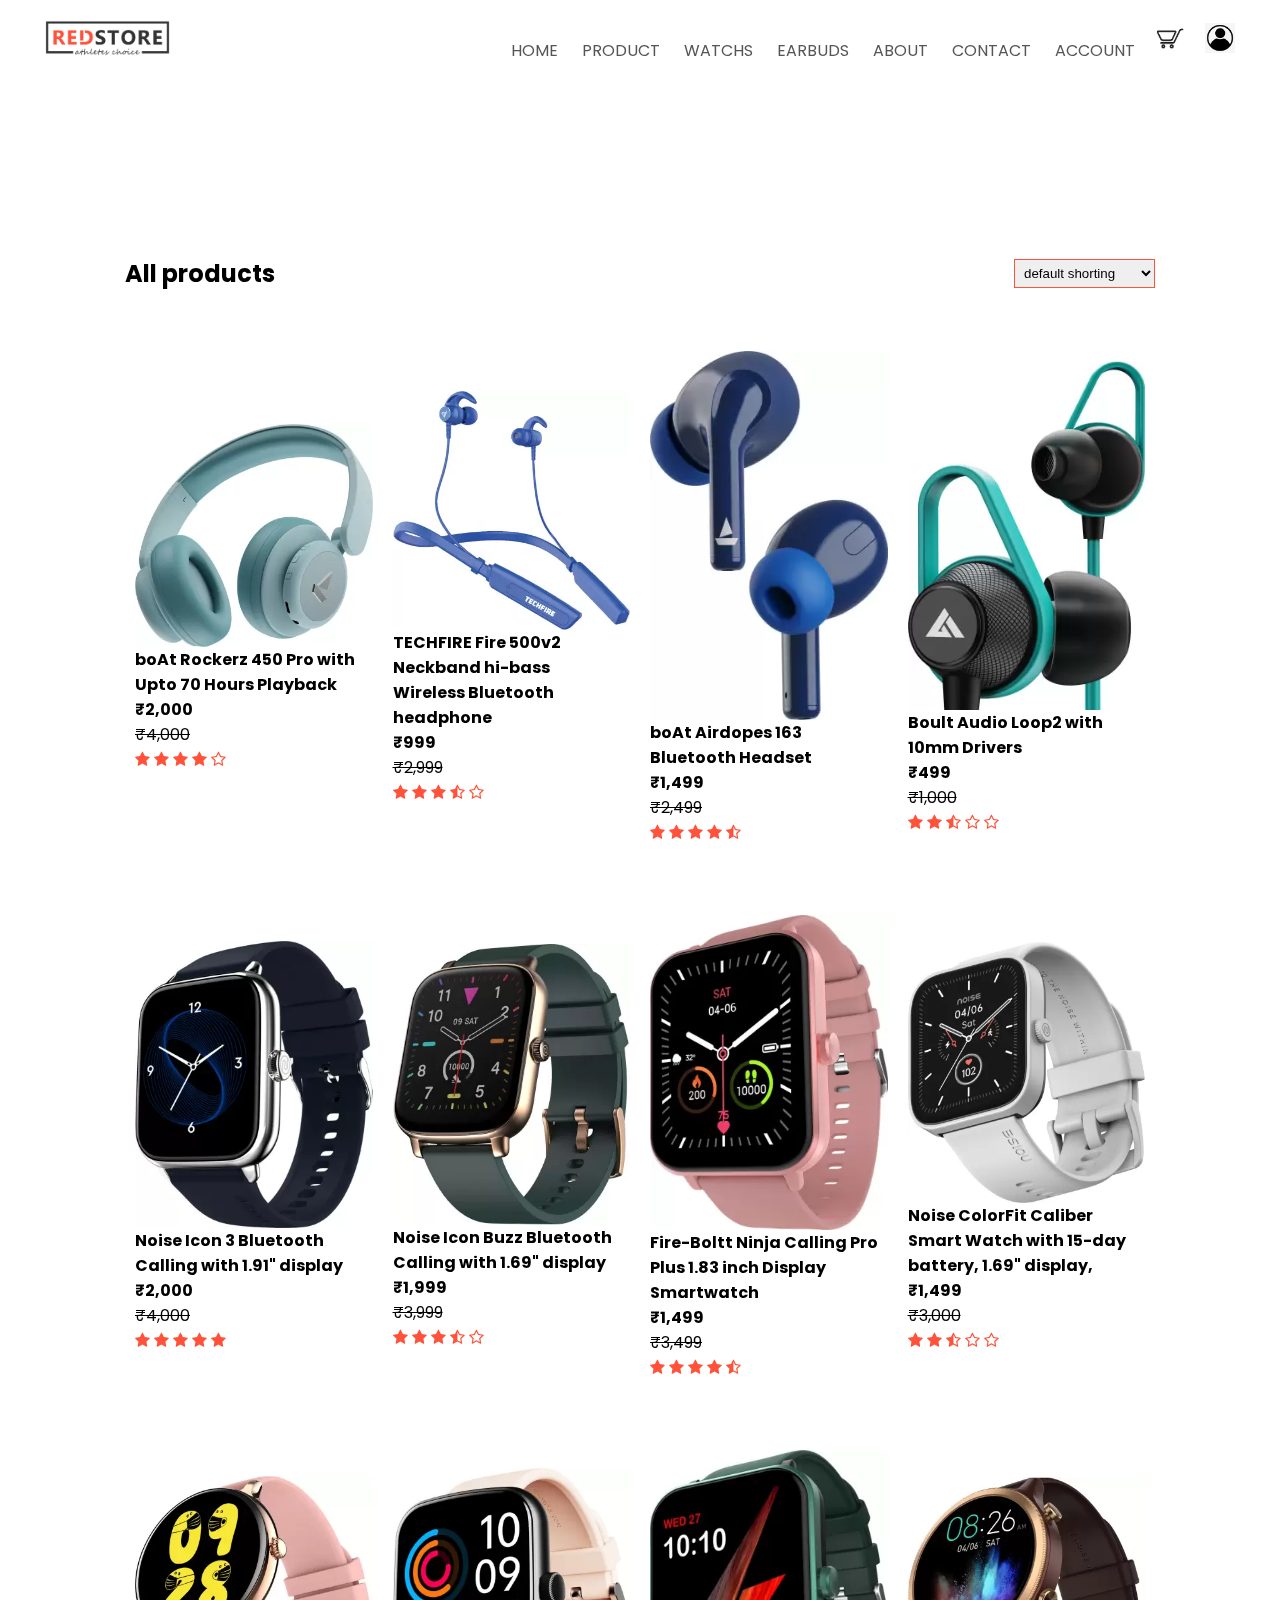
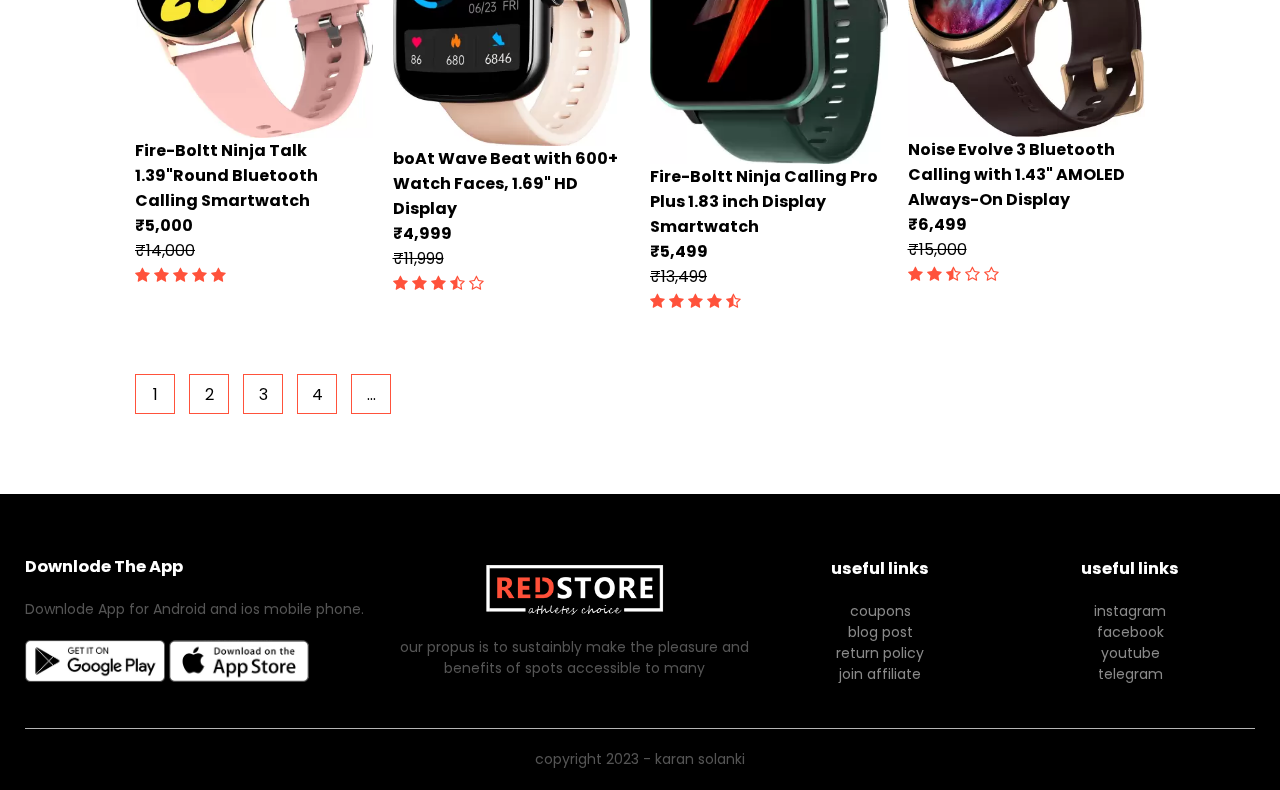
<file: product.html>
<html>
	<head>
		<title>all products </title>
		<meta name="viewport" content="width=device-width, initial-scale=1.0">
		<link rel="stylesheet" href="style.css">
		<link href="https://fonts.googleapis.com/css2?family=Poppins:wght@300;400;500;600;700&display=swap" rel="stylesheet">
		<link href="https://stackpath.bootstrapcdn.com/font-awesome/4.7.0/css/font-awesome.min.css" rel="stylesheet">
	</head>
	<body>
		<div class="container">
			<div class="navbar">
				<div class="logo">
					<img src="./images/logo.png" width="125px">
				</div>
				<nav>
					<ul id="menuitems">
						<li><a href="index.html">Home</a></li>
						<li><a href="product.html">Product</a></li>
						<li><a href="watch.html">watchs</a></li>
						<li><a href="EARBUDS.html">earbuds</a></li>
						<li><a href="">About</a></li>
						<li><a href="">Contact</a></li>
						<li><a href="">Account</a></li>
					</ul>
				</nav>
				<img src="./images/cart.png" width="30px" height="30px">
				<img class="profileimg" src="./images/profile.png" style="mix-blend-mode:darken"  width="30px" height="30px">
				<img src="./images/menu.png" class="menu-icon" onclick="menutoggle()">
			</div>
		</div>
		
	 <div class="small-container">
		<div class="row row-2">
			<h2>All products</h2>
			<select>
				<option>default shorting</option>
				<option>short by price</option>
				<option>short by popularity</option>
				<option>short by rating</option>
				<option>short by sale</option>
			</select>
		</div>
		<div class="row">
			 <div class="col-4">
				 <a href="boAt Rockerz 450 Pro.html"><img src="./images/product-1.jpg"></a>
				 <h4>boAt Rockerz 450 Pro with<br>Upto 70 Hours Playback</h4>
				 <b>&#8377;2,000</b><br>
				 <strike>&#8377;4,000</strike>
				 <div class="rating">
					 <i class="fa fa-star"></i>
					 <i class="fa fa-star"></i>
					 <i class="fa fa-star"></i>
					 <i class="fa fa-star"></i>
					 <i class="fa fa-star-o"></i>
				 </div>
			 </div>
			 <div class="col-4">
				 <a href="TECHFIRE Fire 500v2.html"><img src="./images/product-2.jpg"></a>
				 <h4>TECHFIRE Fire 500v2 Neckband hi-bass <br>Wireless Bluetooth headphone</h4>
				 <b>&#8377;999</b><br>
				 <strike>&#8377;2,999</strike>
				 <div class="rating">
					 <i class="fa fa-star"></i>
					 <i class="fa fa-star"></i>
					 <i class="fa fa-star"></i>
					 <i class="fa fa-star-half-o"></i>
					 <i class="fa fa-star-o"></i>
				 </div>
			 </div>
			 <div class="col-4">
				 <a href="boAt Airdopes 163.html"><img src="./images/product-3.jpg"></a>
				 <h4>boAt Airdopes 163 Bluetooth Headset </h4>
				 <b>&#8377;1,499</b><br>
				 <strike>&#8377;2,499</strike>
				 <div class="rating">
					 <i class="fa fa-star"></i>
					 <i class="fa fa-star"></i>
					 <i class="fa fa-star"></i>
					 <i class="fa fa-star"></i>
					 <i class="fa fa-star-half-o"></i>
				 </div>
			 </div>
			 <div class="col-4">
				 <a href="Boult Audio Loop2 .html"><img src="./images/product-4.jpg"></a>
				 <h4>Boult Audio Loop2 with 10mm Drivers</h4>
				 <b>&#8377;499</b><br>
				 <strike>&#8377;1,000</strike>
				 <div class="rating">
					 <i class="fa fa-star"></i>
					 <i class="fa fa-star"></i>
					 <i class="fa fa-star-half-o"></i>
					 <i class="fa fa-star-o"></i>
					 <i class="fa fa-star-o"></i>
				 </div>
			 </div>
		 </div>
		 <div class="row">
			 <div class="col-4">
				 <a href="Noise Icon 3.html"><img src="./images/product-5.jpg"></a>
				 <h4>Noise Icon 3 Bluetooth Calling with 1.91" display</h4>
				 <b>&#8377;2,000</b><br>
				 <strike>&#8377;4,000</strike>
				 <div class="rating">
					 <i class="fa fa-star"></i>
					 <i class="fa fa-star"></i>
					 <i class="fa fa-star"></i>
					 <i class="fa fa-star"></i>
					 <i class="fa fa-star"></i>
				 </div>
			 </div>
			 <div class="col-4">
				 <img src="./images/product-6.jpg">
				 <h4>Noise Icon Buzz Bluetooth Calling with 1.69" display</h4>
				 <b>&#8377;1,999</b><br>
				 <strike>&#8377;3,999</strike>
				 <div class="rating">
					 <i class="fa fa-star"></i>
					 <i class="fa fa-star"></i>
					 <i class="fa fa-star"></i>
					 <i class="fa fa-star-half-o"></i>
					 <i class="fa fa-star-o"></i>
				 </div>
			 </div>
			 <div class="col-4">
				 <img src="./images/product-7.jpg">
				 <h4>Fire-Boltt Ninja Calling Pro Plus 1.83 inch Display Smartwatch</h4>
				 <b>&#8377;1,499</b><br>
				 <strike>&#8377;3,499</strike>
				 <div class="rating">
					 <i class="fa fa-star"></i>
					 <i class="fa fa-star"></i>
					 <i class="fa fa-star"></i>
					 <i class="fa fa-star"></i>
					 <i class="fa fa-star-half-o"></i>
				 </div>
			 </div>
			 <div class="col-4">
				 <img src="./images/product-8.jpg">
				 <h4>Noise ColorFit Caliber Smart Watch with 15-day battery, 1.69" display,</h4>
				 <b>&#8377;1,499</b><br>
				 <strike>&#8377;3,000</strike>
				 <div class="rating">
					 <i class="fa fa-star"></i>
					 <i class="fa fa-star"></i>
					 <i class="fa fa-star-half-o"></i>
					 <i class="fa fa-star-o"></i>
					 <i class="fa fa-star-o"></i>
				 </div>
			 </div>
		 </div>
		 <div class="row">
			 <div class="col-4">
				 <img src="./images/product-9.jpg">
				 <h4>Fire-Boltt Ninja Talk 1.39"Round Bluetooth Calling Smartwatch</h4>
				 <b>&#8377;5,000</b><br>
				 <strike>&#8377;14,000</strike>
				 <div class="rating">
					 <i class="fa fa-star"></i>
					 <i class="fa fa-star"></i>
					 <i class="fa fa-star"></i>
					 <i class="fa fa-star"></i>
					 <i class="fa fa-star"></i>
				 </div>
			 </div>
			 <div class="col-4">
				 <img src="./images/product-10.jpg">
				 <h4>boAt Wave Beat with 600+ Watch Faces, 1.69" HD Display </h4>
				 <b>&#8377;4,999</b><br>
				 <strike>&#8377;11,999</strike>
				 <div class="rating">
					 <i class="fa fa-star"></i>
					 <i class="fa fa-star"></i>
					 <i class="fa fa-star"></i>
					 <i class="fa fa-star-half-o"></i>
					 <i class="fa fa-star-o"></i>
				 </div>
			 </div>
			 <div class="col-4">
				 <img src="./images/product-11.jpg">
				 <h4>Fire-Boltt Ninja Calling Pro Plus 1.83 inch Display Smartwatch</h4>
				 <b>&#8377;5,499</b><br>
				 <strike>&#8377;13,499</strike>
				 <div class="rating">
					 <i class="fa fa-star"></i>
					 <i class="fa fa-star"></i>
					 <i class="fa fa-star"></i>
					 <i class="fa fa-star"></i>
					 <i class="fa fa-star-half-o"></i>
				 </div>
			 </div>
			 <div class="col-4">
				 <img src="./images/product-12.jpg">
				 <h4>Noise Evolve 3 Bluetooth Calling with 1.43" AMOLED Always-On Display</h4>
				 <b>&#8377;6,499</b><br>
				 <strike>&#8377;15,000</strike>
				 <div class="rating">
					 <i class="fa fa-star"></i>
					 <i class="fa fa-star"></i>
					 <i class="fa fa-star-half-o"></i>
					 <i class="fa fa-star-o"></i>
					 <i class="fa fa-star-o"></i>
				 </div>
			 </div>
		 </div>
		 <div class="page-btn">
			<span>1</span>
			<span>2</span>
			<span>3</span>
			<span>4</span>
			<span>...</span>
		 </div>
	 </div>
	 <!--------footer-------->
	 <div class="footer">
		 <div class="container">
			 <div class="row">
				 <div class="footer-col-1">
					 <h3>Downlode The App</h3>
					 <p>Downlode App for Android and ios mobile phone.</P>
					 <div class="app-logo">
						 <img src="./images/play-store.png">
						 <img src="./images/app-store.png">
					 </div>
				 </div>
				 <div class="footer-col-2">
					 <img src="./images/logo-white.png">
					 <p>our propus is to sustainbly make the pleasure and 
					 benefits of spots accessible to many</P>
				 </div>
				 <div class="footer-col-3">
					 <h3>useful links</h3>
					 <ul>
						 <li>coupons</li>
						 <li>blog post</li>
						 <li>return policy</li>
						 <li>join affiliate</li>
					 </ul>
				 </div>
				  <div class="footer-col-4">
					 <h3>useful links</h3>
					 <ul>
						 <li>instagram</li>
						 <li>facebook</li>
						 <li>youtube</li>
						 <li>telegram</li>
					 </ul>
				 </div>
			 </div>
			 <hr>
			 <p class="copyright">copyright 2023 - karan solanki</P>
		 </div>
	 </div>
	 <script>
			var menuitems = document.getElementById("menuitems");

			menuitems.style.maxHeight = "0px";

			function menutoggle() {
				if (menuitems.style.maxHeight === "0px")
				{
					menuitems.style.maxHeight = "200px";
				} else {
					menuitems.style.maxHeight = "0px";
				}
			}
	 </script>
	</body>
</html>
</file>
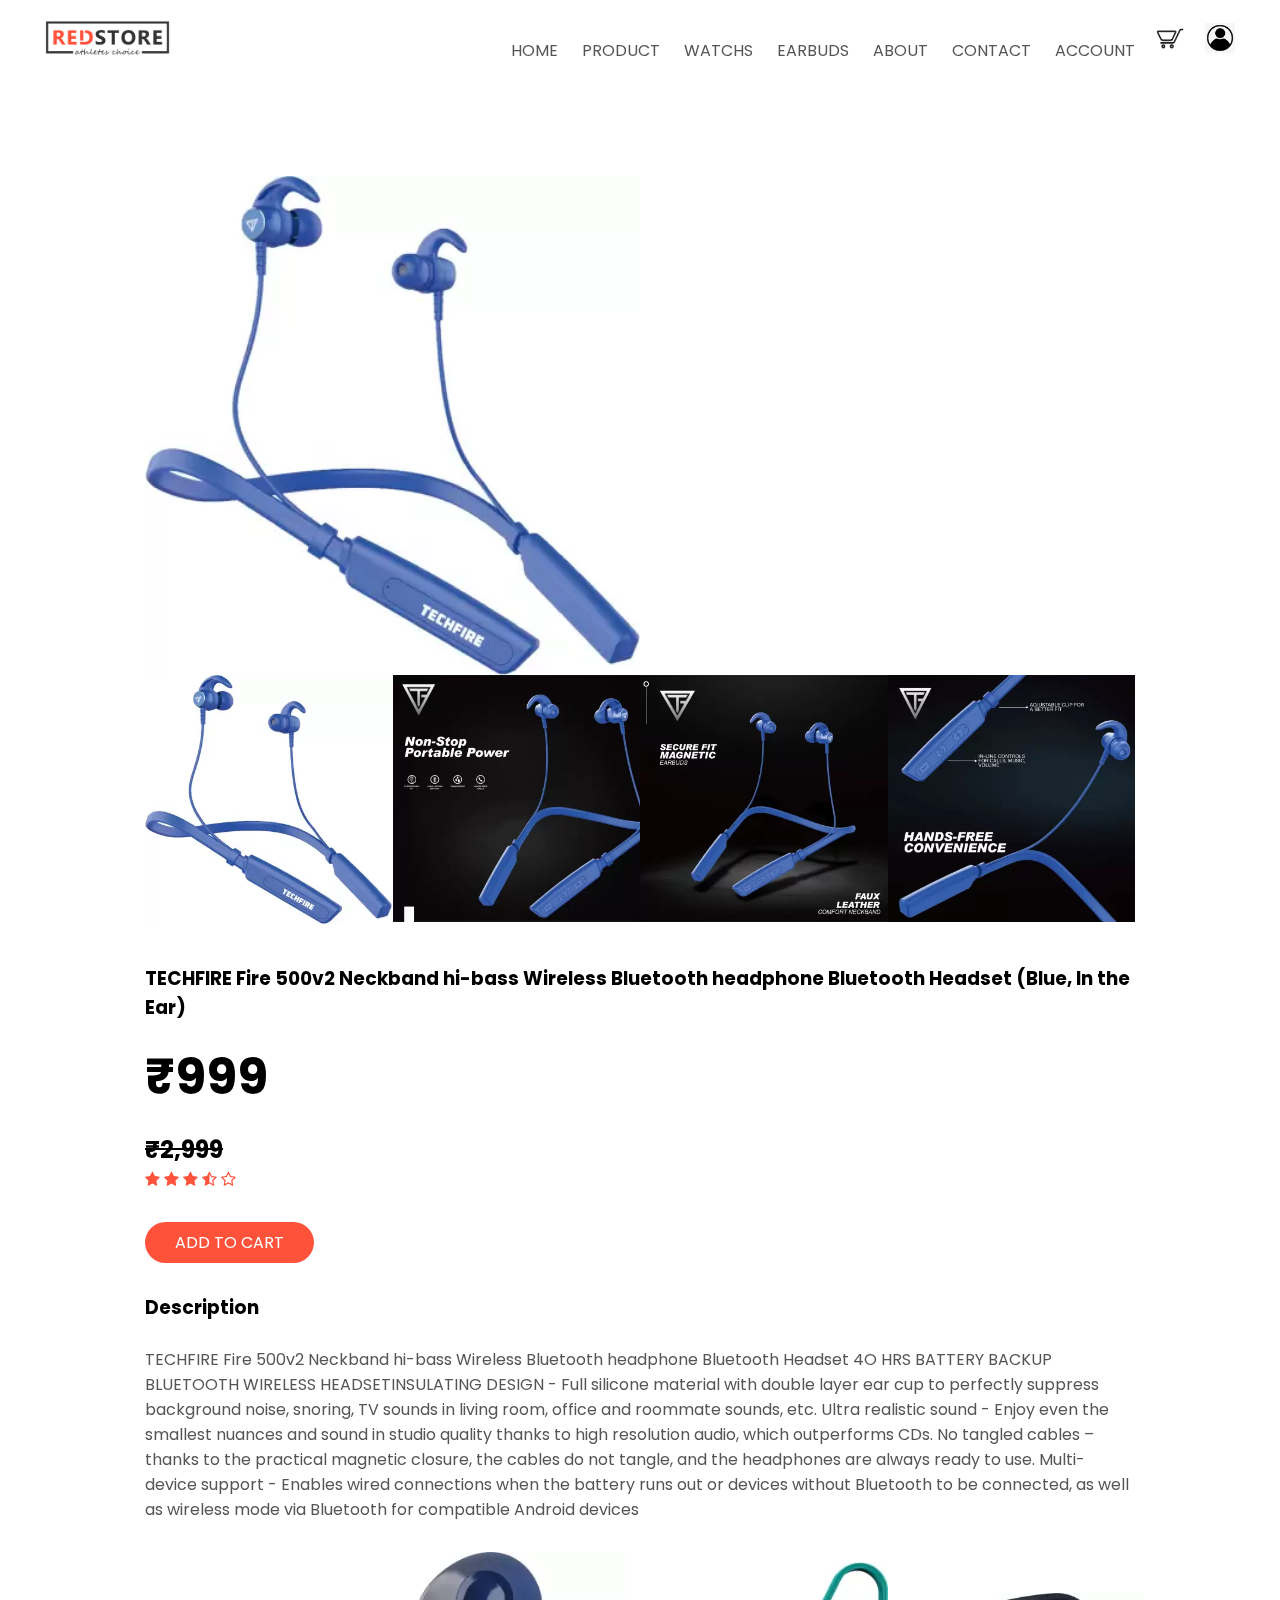
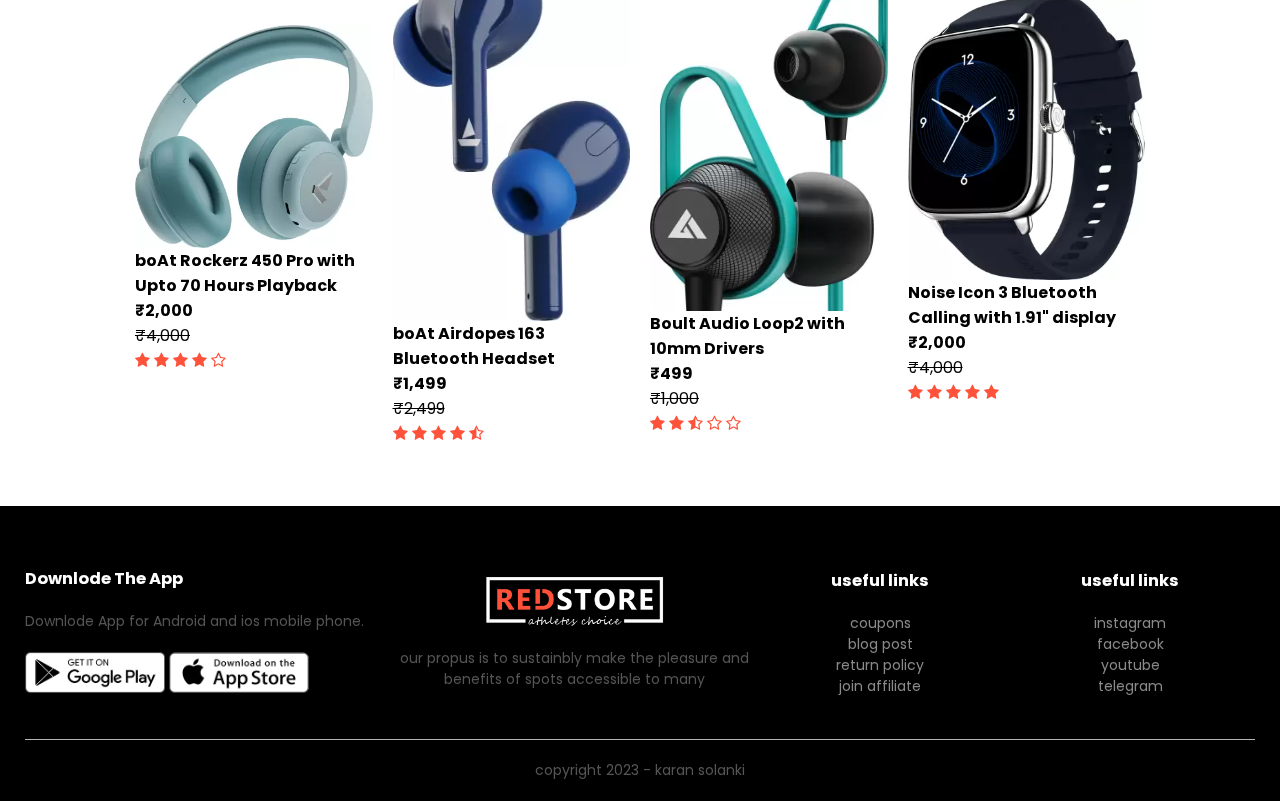
<file: TECHFIRE Fire 500v2.html>
<html>
	<head>
		<title>TECHFIRE Fire 500v2</title>
		<meta name="viewport" content="width=device-width, initial-scale=1.0">
		<link rel="stylesheet" href="style.css">
		<link href="https://fonts.googleapis.com/css2?family=Poppins:wght@300;400;500;600;700&display=swap" rel="stylesheet">
		<link href="https://stackpath.bootstrapcdn.com/font-awesome/4.7.0/css/font-awesome.min.css" rel="stylesheet">
	</head>
	<body>
		<div class="container">
			<div class="navbar">
				<div class="logo">
					<img src="./images/logo.png" width="125px">
				</div>
				<nav>
					<ul id="menuitems">
						<li><a href="index.html">Home</a></li>
						<li><a href="product.html">Product</a></li>
						<li><a href="watch.html">watchs</a></li>
						<li><a href="EARBUDS.html">earbuds</a></li>
						<li><a href="">About</a></li>
						<li><a href="">Contact</a></li>
						<li><a href="">Account</a></li>
					</ul>
				</nav>
				<img src="./images/cart.png" width="30px" height="30px">
				<img class="profileimg" src="./images/profile.png" style="mix-blend-mode:darken"  width="30px" height="30px">
				<img src="./images/menu.png" class="menu-icon" onclick="menutoggle()">
			</div>
		</div>
		
	<!---singel---->	
		<div class="small-container singel-product">
			<div>
				<div class="col-2">
					<img src="./images/product-2.jpg" width="50%" id="product-img">
					<div class="small-img-row">
					    <div class="small-img-col">
							<img src="./images/product-2.jpg" class="small-img">
						</div>
						<div class="small-img-col">
							<img src="./images/gallery-5.jpg" class="small-img">
						</div>
						<div class="small-img-col">
							<img src="./images/gallery-6.jpg" class="small-img">
						</div>
						<div class="small-img-col">
							<img src="./images/gallery-7.jpg" class="small-img">
						</div>
					</div>
				</div>
				<div class="col-2">
				 <h3>TECHFIRE Fire 500v2 Neckband hi-bass Wireless Bluetooth headphone Bluetooth Headset  (Blue, In the Ear)</h3>
				 <h1>&#8377;999</h1>
				 <h2><strike>&#8377;2,999</strike></h2>
				 <div class="rating">
					 <i class="fa fa-star"></i>
					 <i class="fa fa-star"></i>
					 <i class="fa fa-star"></i>
					 <i class="fa fa-star-half-o"></i>
					 <i class="fa fa-star-o"></i>
				 </div>
				 <a href="" class="btn">Add To Cart</a>
				 <h3>Description</h3>
				 <br>
				 <p>TECHFIRE Fire 500v2 Neckband hi-bass Wireless Bluetooth headphone Bluetooth
				 Headset 4O HRS BATTERY BACKUP BLUETOOTH WIRELESS 
				 HEADSETINSULATING DESIGN - Full silicone material with double layer ear cup 
				 to perfectly suppress background noise, snoring, TV sounds in living room, office 
				 and roommate sounds, etc. Ultra realistic sound - Enjoy even the smallest nuances 
				 and sound in studio quality thanks to high resolution audio, which outperforms CDs.
				 No tangled cables – thanks to the practical magnetic closure, the cables do not
				 tangle, and the headphones are always ready to use. Multi-device support - Enables
				 wired connections when the battery runs out or devices without Bluetooth to be
				 connected, as well as wireless mode via Bluetooth for compatible Android devices</p>
				</div>
			</div>
		</div>
	 <div class="small-container">
		<div class="row">
			 <div class="col-4">
				 <a href="boAt Rockerz 450 Pro.html"><img src="./images/product-1.jpg"></a>
				 <h4>boAt Rockerz 450 Pro with<br>Upto 70 Hours Playback</h4>
				 <b>&#8377;2,000</b><br>
				 <strike>&#8377;4,000</strike>
				 <div class="rating">
					 <i class="fa fa-star"></i>
					 <i class="fa fa-star"></i>
					 <i class="fa fa-star"></i>
					 <i class="fa fa-star"></i>
					 <i class="fa fa-star-o"></i>
				 </div>
			 </div>
			 <div class="col-4">
				 <a href="boAt Airdopes 163.html"><img src="./images/product-3.jpg"></a>
				 <h4>boAt Airdopes 163 Bluetooth Headset </h4>
				 <b>&#8377;1,499</b><br>
				 <strike>&#8377;2,499</strike>
				 <div class="rating">
					 <i class="fa fa-star"></i>
					 <i class="fa fa-star"></i>
					 <i class="fa fa-star"></i>
					 <i class="fa fa-star"></i>
					 <i class="fa fa-star-half-o"></i>
				 </div>
			 </div>
			 <div class="col-4">
				 <a href="Boult Audio Loop2 .html"><img src="./images/product-4.jpg"></a>
				 <h4>Boult Audio Loop2 with 10mm Drivers</h4>
				 <b>&#8377;499</b><br>
				 <strike>&#8377;1,000</strike>
				 <div class="rating">
					 <i class="fa fa-star"></i>
					 <i class="fa fa-star"></i>
					 <i class="fa fa-star-half-o"></i>
					 <i class="fa fa-star-o"></i>
					 <i class="fa fa-star-o"></i>
				 </div>
			 </div>
			 <div class="col-4">
				 <a href="Noise Icon 3.html"><img src="./images/product-5.jpg"></a>
				 <h4>Noise Icon 3 Bluetooth Calling with 1.91" display</h4>
				 <b>&#8377;2,000</b><br>
				 <strike>&#8377;4,000</strike>
				 <div class="rating">
					 <i class="fa fa-star"></i>
					 <i class="fa fa-star"></i>
					 <i class="fa fa-star"></i>
					 <i class="fa fa-star"></i>
					 <i class="fa fa-star"></i>
				 </div>
			 </div>
		 </div>
	 </div>
	 <!--------footer-------->
	 <div class="footer">
		 <div class="container">
			 <div class="row">
				 <div class="footer-col-1">
					 <h3>Downlode The App</h3>
					 <p>Downlode App for Android and ios mobile phone.</P>
					 <div class="app-logo">
						 <img src="./images/play-store.png">
						 <img src="./images/app-store.png">
					 </div>
				 </div>
				 <div class="footer-col-2">
					 <img src="./images/logo-white.png">
					 <p>our propus is to sustainbly make the pleasure and 
					 benefits of spots accessible to many</P>
				 </div>
				 <div class="footer-col-3">
					 <h3>useful links</h3>
					 <ul>
						 <li>coupons</li>
						 <li>blog post</li>
						 <li>return policy</li>
						 <li>join affiliate</li>
					 </ul>
				 </div>
				  <div class="footer-col-4">
					 <h3>useful links</h3>
					 <ul>
						 <li>instagram</li>
						 <li>facebook</li>
						 <li>youtube</li>
						 <li>telegram</li>
					 </ul>
				 </div>
			 </div>
			 <hr>
			 <p class="copyright">copyright 2023 - karan solanki</P>
		 </div>
	 </div>
	 <script>
			var menuitems = document.getElementById("menuitems");

			menuitems.style.maxHeight = "0px";

			function menutoggle() {
				if (menuitems.style.maxHeight === "0px")
				{
					menuitems.style.maxHeight = "200px";
				} else {
					menuitems.style.maxHeight = "0px";
				}
			}
	 </script>
	 <!---------singel-product------>
	 <script>
			var productimg = document.getElementById("product-img");
			var smallimg = document.getElementsByClassName("small-img");
			
			smallimg[0].onclick = function() {
				productimg.src = smallimg[0].src;
			}
			smallimg[1].onclick = function() {
				productimg.src = smallimg[1].src;
			}
			smallimg[2].onclick = function() {
				productimg.src = smallimg[2].src;
			}
			smallimg[3].onclick = function() {
				productimg.src = smallimg[3].src;
			}
		</script>
	</body>
</html>
</file>
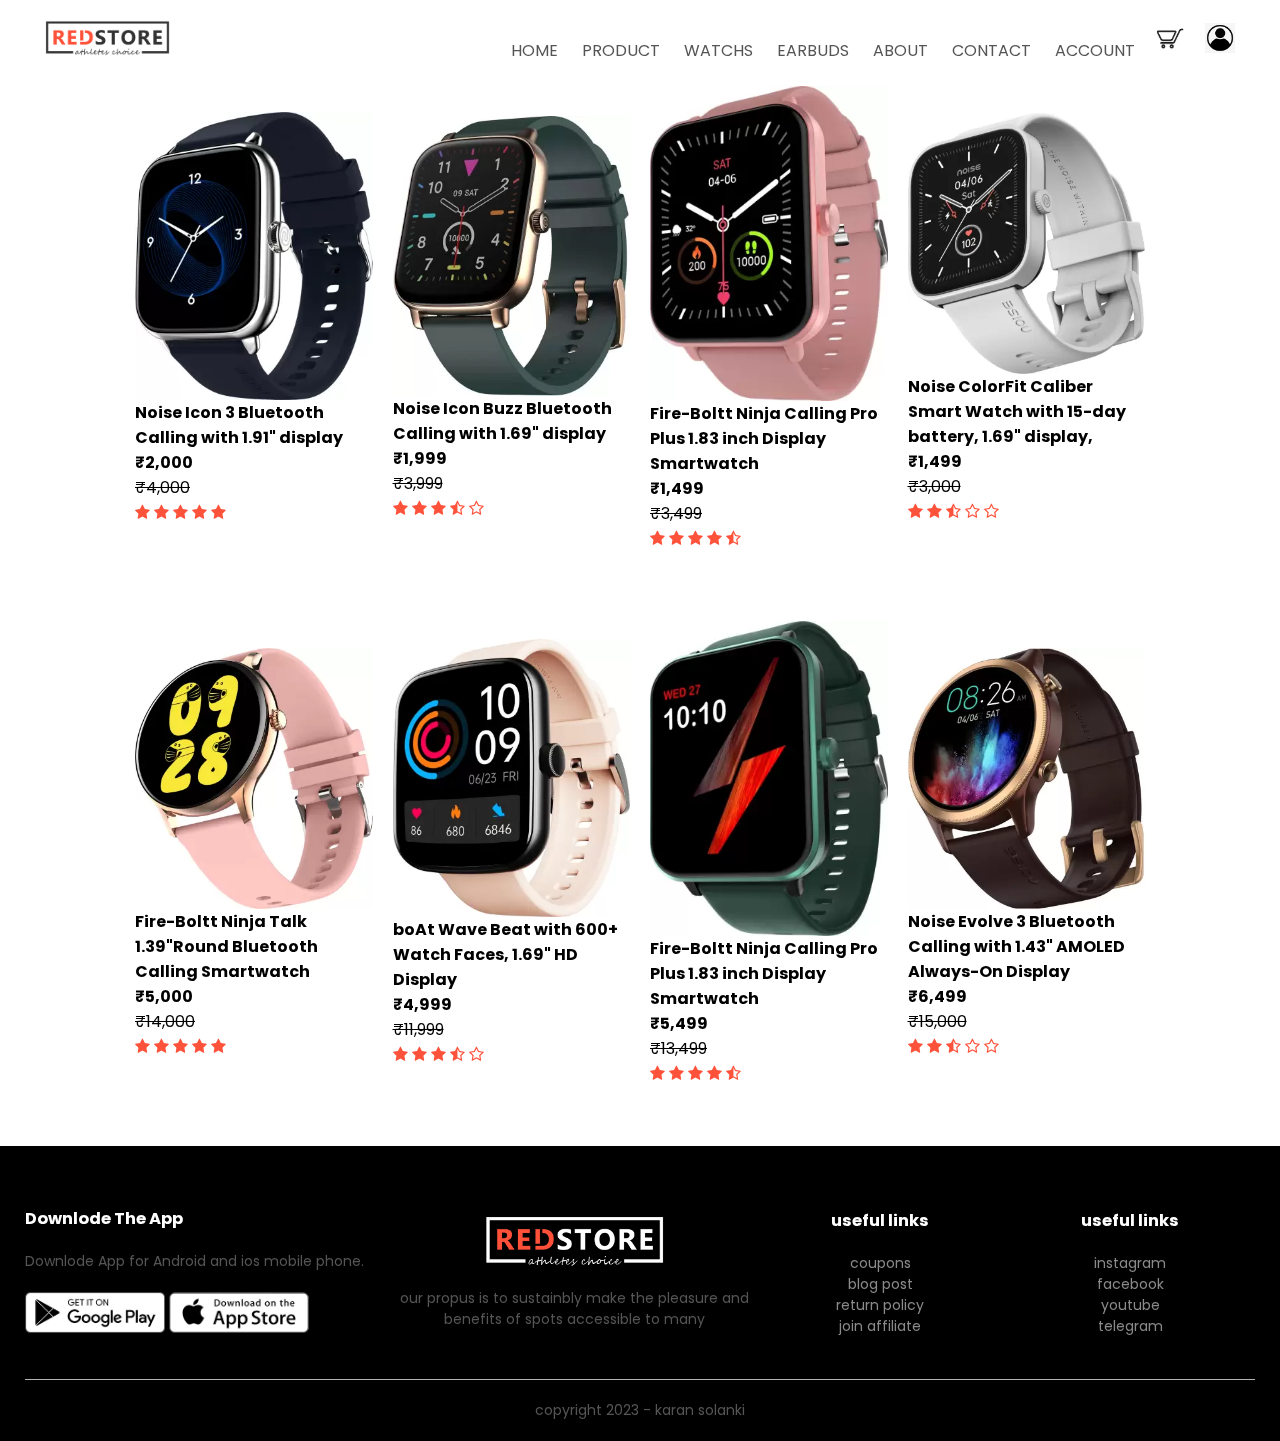
<file: watch.html>
<html>
	<head>
		<title>watch</title>
		<meta name="viewport" content="width=device-width, initial-scale=1.0">
		<link rel="stylesheet" href="style.css">
		<link href="https://fonts.googleapis.com/css2?family=Poppins:wght@300;400;500;600;700&display=swap" rel="stylesheet">
		<link href="https://stackpath.bootstrapcdn.com/font-awesome/4.7.0/css/font-awesome.min.css" rel="stylesheet">
	</head>
	<body>
		<div class="container">
			<div class="navbar">
				<div class="logo">
					<img src="./images/logo.png" width="125px">
				</div>
				<nav>
					<ul id="menuitems">
						<li><a href="index.html">Home</a></li>
						<li><a href="product.html">Product</a></li>
						<li><a href="watch.html">watchs</a></li>
						<li><a href="EARBUDS.html">earbuds</a></li>
						<li><a href="">About</a></li>
						<li><a href="">Contact</a></li>
						<li><a href="">Account</a></li>
					</ul>
				</nav>
				<img src="./images/cart.png" width="30px" height="30px">
				<img class="profileimg" src="./images/profile.png" style="mix-blend-mode:darken"  width="30px" height="30px">
				<img src="./images/menu.png" class="menu-icon" onclick="menutoggle()">
			</div>
		</div>
		
	 <div class="small-container">
		 <div class="row">
			 <div class="col-4">
				 <a href="Noise Icon 3.html"><img src="./images/product-5.jpg"></a>
				 <h4>Noise Icon 3 Bluetooth Calling with 1.91" display</h4>
				 <b>&#8377;2,000</b><br>
				 <strike>&#8377;4,000</strike>
				 <div class="rating">
					 <i class="fa fa-star"></i>
					 <i class="fa fa-star"></i>
					 <i class="fa fa-star"></i>
					 <i class="fa fa-star"></i>
					 <i class="fa fa-star"></i>
				 </div>
			 </div>
			 <div class="col-4">
				 <img src="./images/product-6.jpg">
				 <h4>Noise Icon Buzz Bluetooth Calling with 1.69" display</h4>
				 <b>&#8377;1,999</b><br>
				 <strike>&#8377;3,999</strike>
				 <div class="rating">
					 <i class="fa fa-star"></i>
					 <i class="fa fa-star"></i>
					 <i class="fa fa-star"></i>
					 <i class="fa fa-star-half-o"></i>
					 <i class="fa fa-star-o"></i>
				 </div>
			 </div>
			 <div class="col-4">
				 <img src="./images/product-7.jpg">
				 <h4>Fire-Boltt Ninja Calling Pro Plus 1.83 inch Display Smartwatch</h4>
				 <b>&#8377;1,499</b><br>
				 <strike>&#8377;3,499</strike>
				 <div class="rating">
					 <i class="fa fa-star"></i>
					 <i class="fa fa-star"></i>
					 <i class="fa fa-star"></i>
					 <i class="fa fa-star"></i>
					 <i class="fa fa-star-half-o"></i>
				 </div>
			 </div>
			 <div class="col-4">
				 <img src="./images/product-8.jpg">
				 <h4>Noise ColorFit Caliber Smart Watch with 15-day battery, 1.69" display,</h4>
				 <b>&#8377;1,499</b><br>
				 <strike>&#8377;3,000</strike>
				 <div class="rating">
					 <i class="fa fa-star"></i>
					 <i class="fa fa-star"></i>
					 <i class="fa fa-star-half-o"></i>
					 <i class="fa fa-star-o"></i>
					 <i class="fa fa-star-o"></i>
				 </div>
			 </div>
		 </div>
		 <div class="row">
			 <div class="col-4">
				 <img src="./images/product-9.jpg">
				 <h4>Fire-Boltt Ninja Talk 1.39"Round Bluetooth Calling Smartwatch</h4>
				 <b>&#8377;5,000</b><br>
				 <strike>&#8377;14,000</strike>
				 <div class="rating">
					 <i class="fa fa-star"></i>
					 <i class="fa fa-star"></i>
					 <i class="fa fa-star"></i>
					 <i class="fa fa-star"></i>
					 <i class="fa fa-star"></i>
				 </div>
			 </div>
			 <div class="col-4">
				 <img src="./images/product-10.jpg">
				 <h4>boAt Wave Beat with 600+ Watch Faces, 1.69" HD Display </h4>
				 <b>&#8377;4,999</b><br>
				 <strike>&#8377;11,999</strike>
				 <div class="rating">
					 <i class="fa fa-star"></i>
					 <i class="fa fa-star"></i>
					 <i class="fa fa-star"></i>
					 <i class="fa fa-star-half-o"></i>
					 <i class="fa fa-star-o"></i>
				 </div>
			 </div>
			 <div class="col-4">
				 <img src="./images/product-11.jpg">
				 <h4>Fire-Boltt Ninja Calling Pro Plus 1.83 inch Display Smartwatch</h4>
				 <b>&#8377;5,499</b><br>
				 <strike>&#8377;13,499</strike>
				 <div class="rating">
					 <i class="fa fa-star"></i>
					 <i class="fa fa-star"></i>
					 <i class="fa fa-star"></i>
					 <i class="fa fa-star"></i>
					 <i class="fa fa-star-half-o"></i>
				 </div>
			 </div>
			 <div class="col-4">
				 <img src="./images/product-12.jpg">
				 <h4>Noise Evolve 3 Bluetooth Calling with 1.43" AMOLED Always-On Display</h4>
				 <b>&#8377;6,499</b><br>
				 <strike>&#8377;15,000</strike>
				 <div class="rating">
					 <i class="fa fa-star"></i>
					 <i class="fa fa-star"></i>
					 <i class="fa fa-star-half-o"></i>
					 <i class="fa fa-star-o"></i>
					 <i class="fa fa-star-o"></i>
				 </div>
			 </div>
		 </div>
	 </div>
	 <!--------footer-------->
	 <div class="footer">
		 <div class="container">
			 <div class="row">
				 <div class="footer-col-1">
					 <h3>Downlode The App</h3>
					 <p>Downlode App for Android and ios mobile phone.</P>
					 <div class="app-logo">
						 <img src="./images/play-store.png">
						 <img src="./images/app-store.png">
					 </div>
				 </div>
				 <div class="footer-col-2">
					 <img src="./images/logo-white.png">
					 <p>our propus is to sustainbly make the pleasure and 
					 benefits of spots accessible to many</P>
				 </div>
				 <div class="footer-col-3">
					 <h3>useful links</h3>
					 <ul>
						 <li>coupons</li>
						 <li>blog post</li>
						 <li>return policy</li>
						 <li>join affiliate</li>
					 </ul>
				 </div>
				  <div class="footer-col-4">
					 <h3>useful links</h3>
					 <ul>
						 <li>instagram</li>
						 <li>facebook</li>
						 <li>youtube</li>
						 <li>telegram</li>
					 </ul>
				 </div>
			 </div>
			 <hr>
			 <p class="copyright">copyright 2023 - karan solanki</P>
		 </div>
	 </div>
	 <script>
			var menuitems = document.getElementById("menuitems");

			menuitems.style.maxHeight = "0px";

			function menutoggle() 
			{
				if (menuitems.style.maxHeight === "0px")
				{
					menuitems.style.maxHeight = "200px";
				} else {
					menuitems.style.maxHeight = "0px";
				}
			}
	 </script>
	</body>
</html>
</file>
<file: style.css>
*{
	margin:0;
	padding:0;
	box-sizing:border-box;
}
body{
	font-family: 'Poppins', sans-serif;
}
.navbar{
	display:flex;
	align-items:center;
	padding:20px;
}
nav{
	flex:1;
	text-align:right;
}
nav ul{
	display:inline-block;
	list-style-type:none;
}
nav ul li{
	display:inline-block;
	margin-right:20px;
}
a{
	text-transform:uppercase;
	text-decoration:none;
	color:#555;
}
p{
	color:#555;
}
.profileimg{
margin-left:20px;
}
.container{
	max-width:1300px;
	margin:auto;
	padding-left:25px;
	padding-right:25px;
}
.row{
	display:flex;
	align-items:center;
	flex-wrap:wrap;
	justify-content:space-around;
}
.col-2{
	flex-basis:50px;
	min-width:300px;
}
.col-2 img{
	max-width:100%;
	padding:50px 0;
}
.col-2 h1{
	font-size:50px;
	line-height:60px;
	margin:25px 0;
}
.btn{
	display:inline-block;
	background:#ff523b;
	color:#fff;
	margin:30px 0;
	padding:8px 30px;
	border-radius:30px;
	transition:background 0.1s;
}
.btn:hover{
	background:#c04949;
}
.header{
	background:radial-gradient(#fff,#a5f0c6);
}
.header .row{
	margin-top:70px;
}
.col-3{
	flex-basis:30px;
	min-width:250px;
	margin-bottom:30px;
}
.col-3 img{
	width:100%;
}
.small-container{
	max-width:1080px;
	margin:auto;
	padding-left:25px;
	padding-right:25px;
}
.col-4{
	flex-basis:25%;
	padding:10px;
	min-width:200px;
	margin-bottom:50px;
	transition:transform 0.5s;
}
.col-4 img{
	width:100%;
}
.title{
	text-align:center;
	margin:0 auto 80px;
	position:relative;
	line-height:60px;
	color:#555;
}
.title::after{
	content:'';
	background:#ff523b;
	width:80px;
	height:5px;
	border-radius:5px;
	position:absolute;
	bottom:0;
	left:50%;
	transform:translatex(-50%);
}
.rating .fa{
	color:#ff523b;
}
/*----------offer-----------*/

.col-4:hover{
	transform:translatey(-5px)
}
.offer{
	background:radial-gradient(#fff,#a5f0c6);
	margin-top:80px;
	padding:30px 0;
}
.col-2 .offer-img{
	padding:50px;
}
/*---------testimonial------*/

.testimonial{
	padding-top:100px;
}
.testimonial .col-3{
	text-align:center;
	padding:40px 20px;
	box-shadow:0 0 20px 0px rgba(0,0,0,0.1);
	cursor:pointer;
	transition:transform 0.5s;
}
.testimonial .col-3 img{
	width:50px;
	margin-top:20px;
	border-radius:50%;
}
.testimonial .col-3:hover{
	transform:translatey(-10px);
}
.fa.fa-quote-left{
	font-size:34px;
	color:#ff523b;
}
.col-3.p{
	font-size:12px;
	margin:12px 0;
	color:#777;
}
/*--------brands------*/

.brands{
	margin:100px auto;
}
.col-5{
	width:160px;
}
.col-5 img{
	width:100%;
	cursor:pointer;
	filter:grayscale(100%);
}
.col-5 img:hover{
	filter:grayscale(0);
}

/*-------footer----*/

.footer{
	background:#000;
	color:#8a8a8a;
	font-size:14px;
	padding:60px 0 20px;
}
.footer.p{
	color:#8a8a8a;
}
.footer h3{
	color:#fff;
	margin-bottom:20px;
}
.footer-col-1,.footer-col-2,.footer-col-3,.footer-col-4{
	min-width:250px;
	margin-bottom:20px
}
.footer-col-1{
	flex-basis:30%;
}
.footer-col-2{
	flex:1;
	text-align:center;
}
.footer-col-2 img{
	width:180px;
	margin-bottom:20px;
}
.footer-col-3,.footer-col-4{
	flex-basis:12%;
	text-align:center;
}
ul{
	list-style-type:none;
}
.app-logo{
	margin-top:20px;
}
.app-logo img{
	width:140px;
}
.footer hr{
	border:none;
	background:#b5b5b5;
	height:1px;
	margin:20px 0;
}
.copyright{
	text-align:center;
}
.menu-icon{
	width:28px;
	margin-left:20px;
	display:none;
}
.row-2{
	justify-content:space-between;
	margin:180px auto 50px;
}
select{
	border:1px solid #ff523b;
	padding:5px;
}
select:focus{
	outline:none;
}
.page-btn{
	margin:0 auto 80px;
}
.page-btn span{
	display:inline-block;
	border:1px solid #ff523b;
	margin-left:10px;
	width:40px;
	height:40px;
	text-align:center;
	line-height:40px;
	cursor:pointer;
}
.page-btn span:hover{
	background:#ff523b;
	color:#fff;
}
/*-------single product------*/
.singel-product{
	margin-top:80px;
}
.singel-product .col-2 img{
	padding:0;
}
.singel-product .col-2{
	padding:20px;
}
.small-img-row{
	display:flex;
	justify-content:space-between;
}
.small-img-col{
	flex-basis:25%;
	cursor:pointer;
}
/*-------media qura--------*/
@media only screen and (max-width:800px){
	nav ul {
		position:absolute;
		top:70px;
		left:0;
		background:#333;
		width:100%;
		overflow:hidden;
		transition:max-height 0.5s;
	}
	nav ul li{
		display:block;
		margin-right:50px;
		margin-top:3px;
		margin-bottom:3px;
	}
	nav ul li a{
		color:#fff;
	}
	.menu-icon{
		display:block;
		cursor:pointer;
	}
}

@media only screen and (max-width:600px){
	.row{
		text-align:center;
	}
	.row img{
		max-width:50%;
	}
	.col-2,.col-3,.col-4{
		flex-basis:50%;
	}
}
</file>
